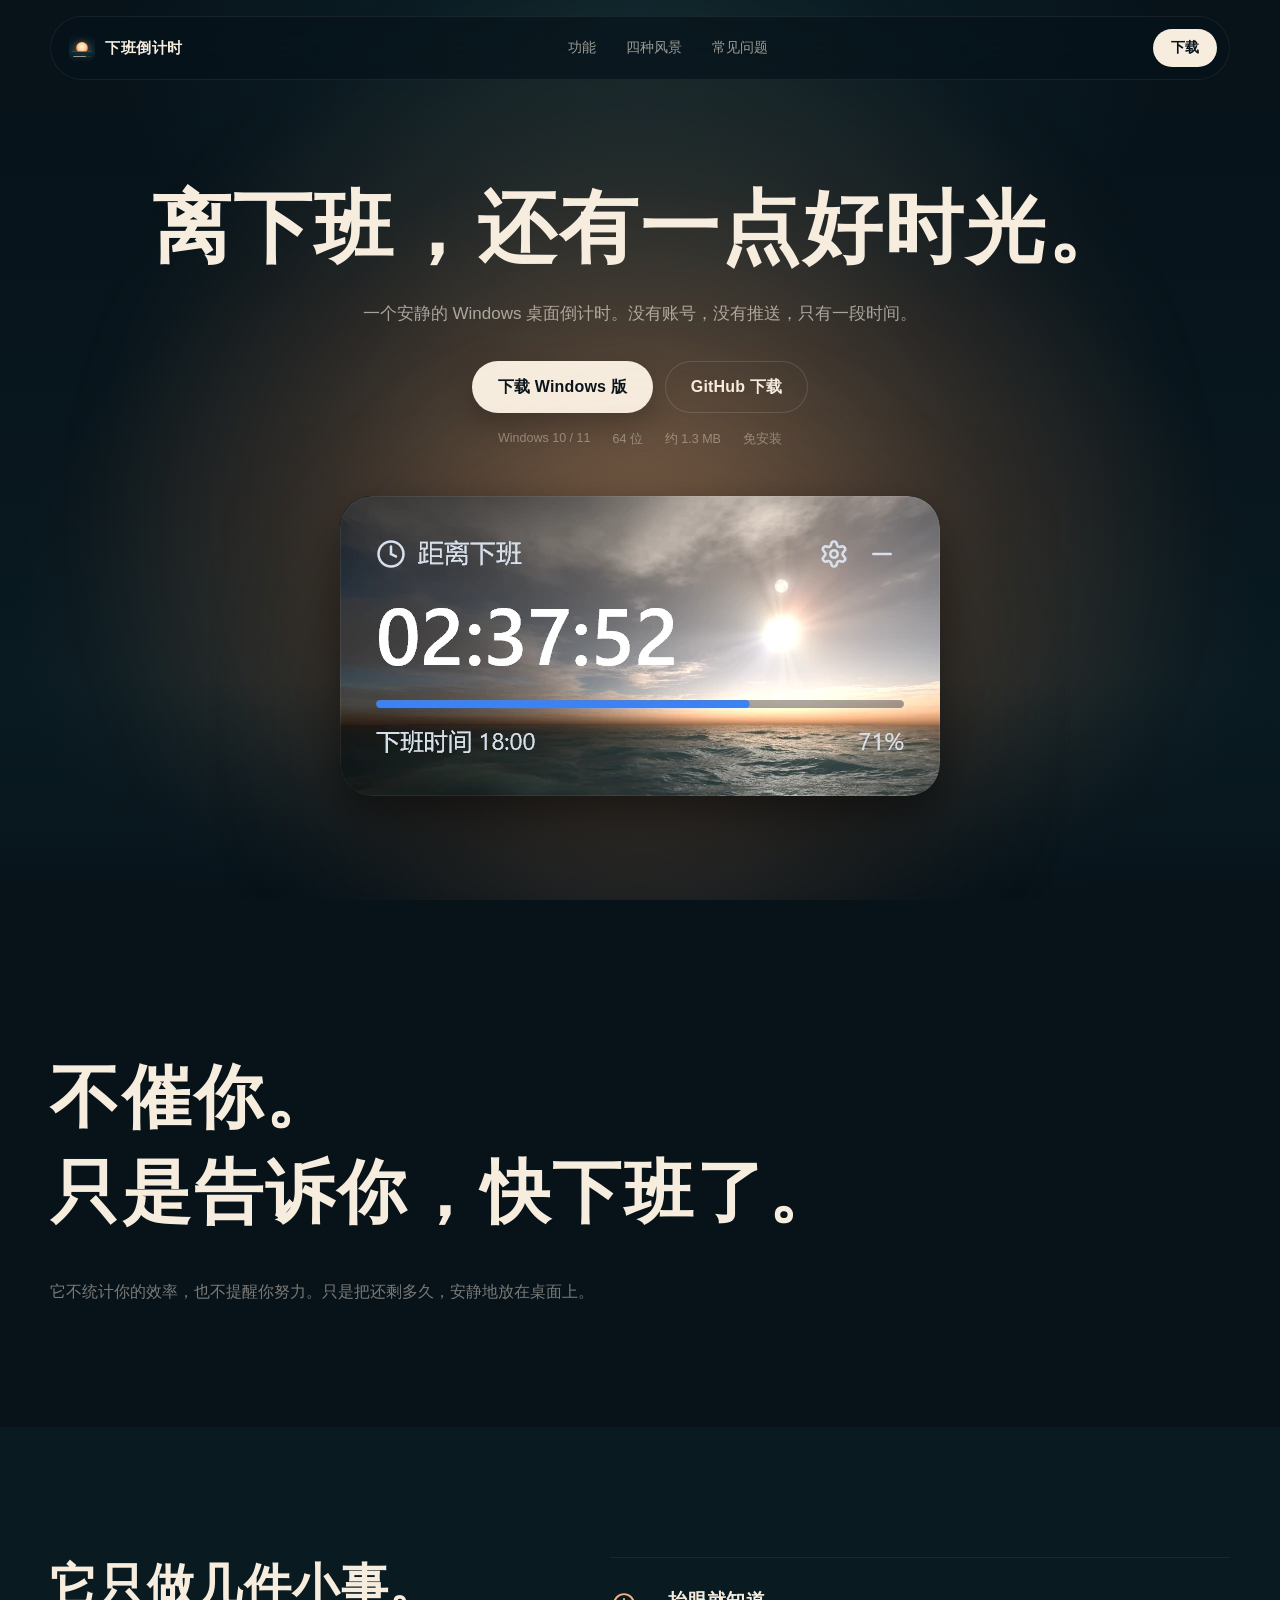
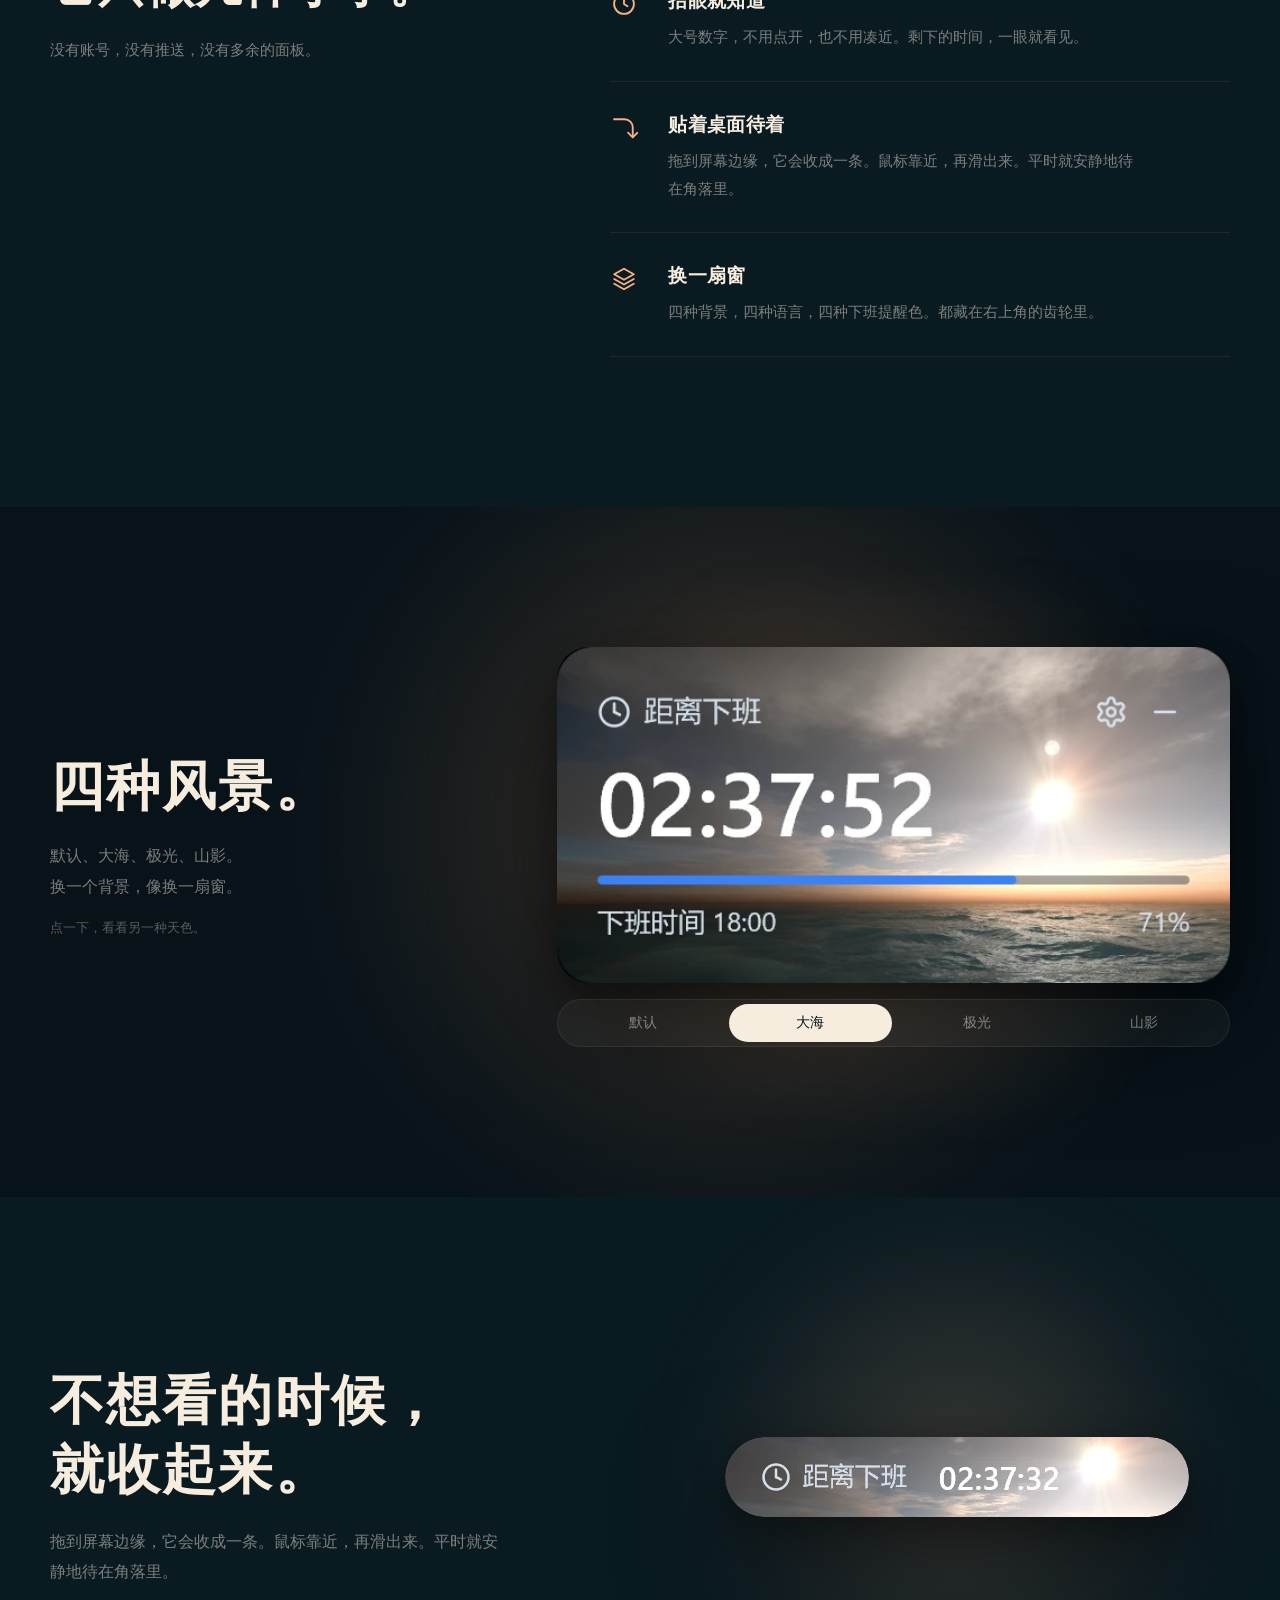
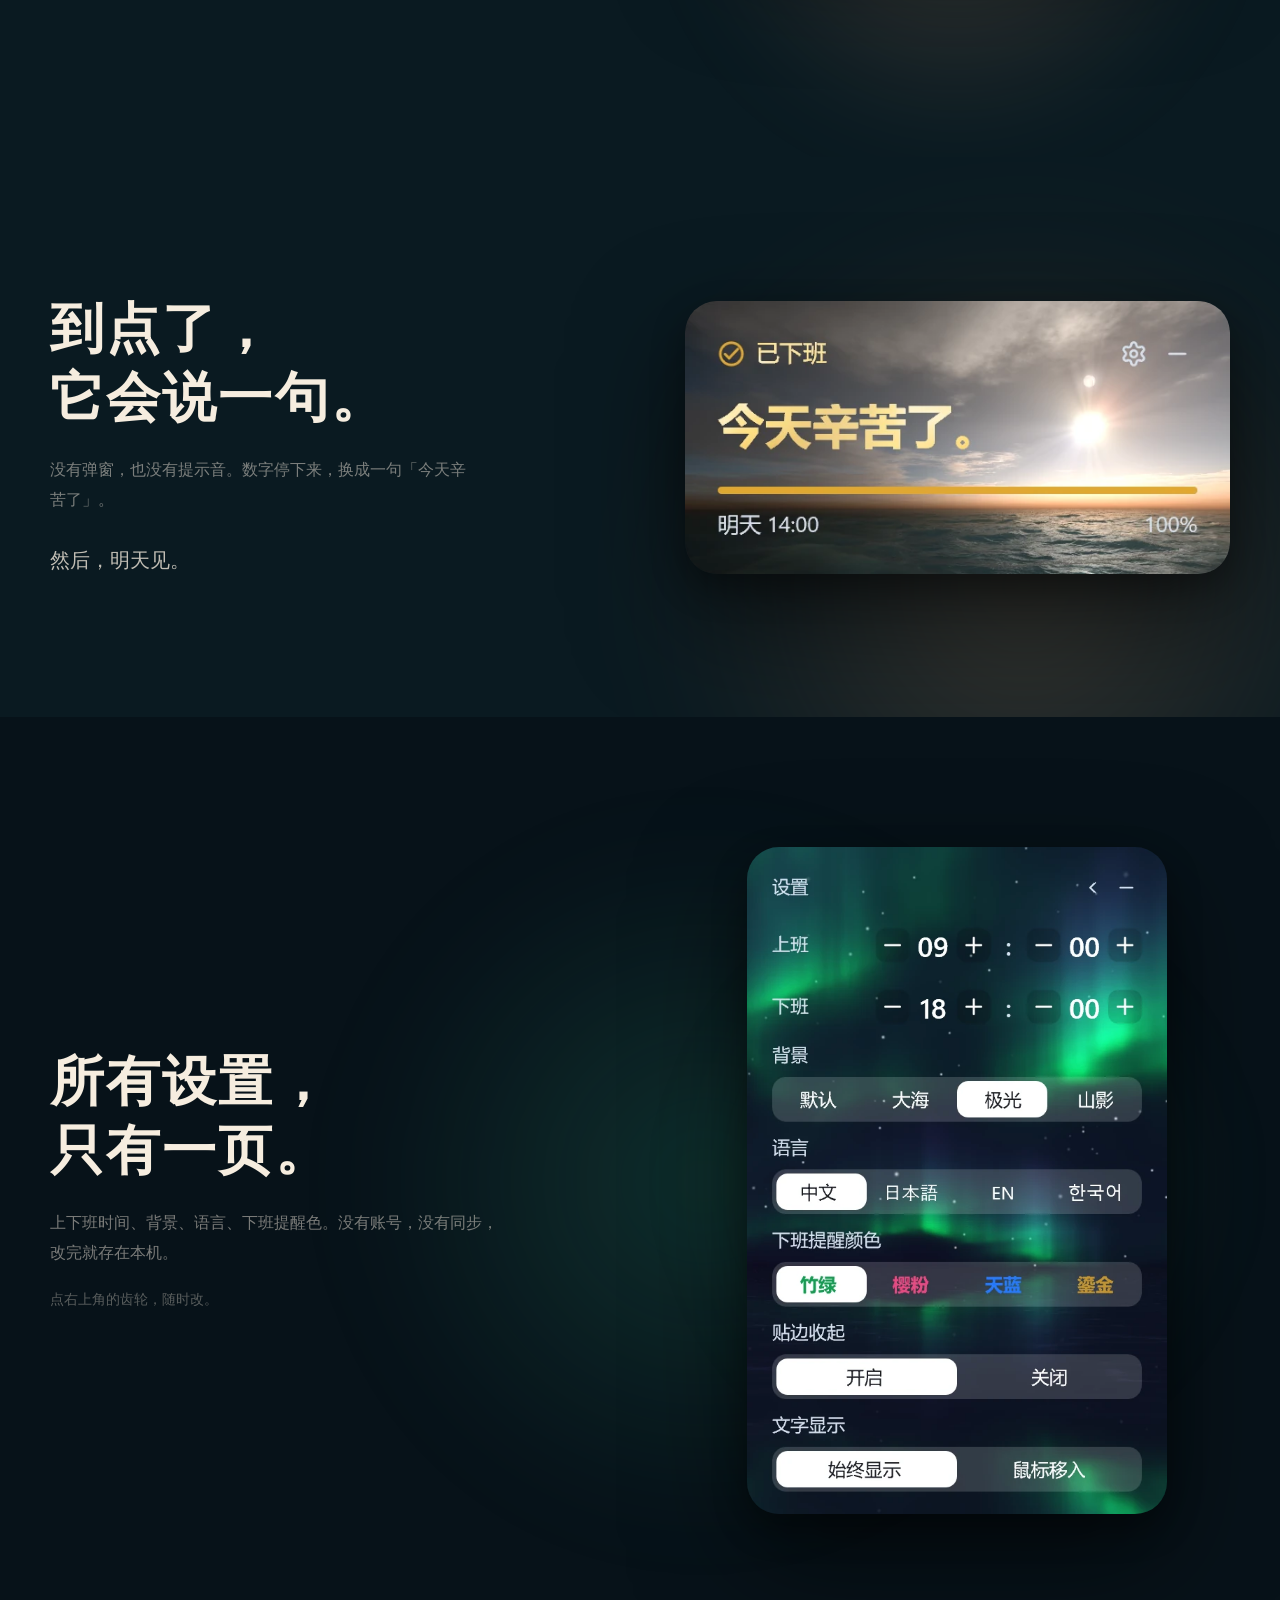
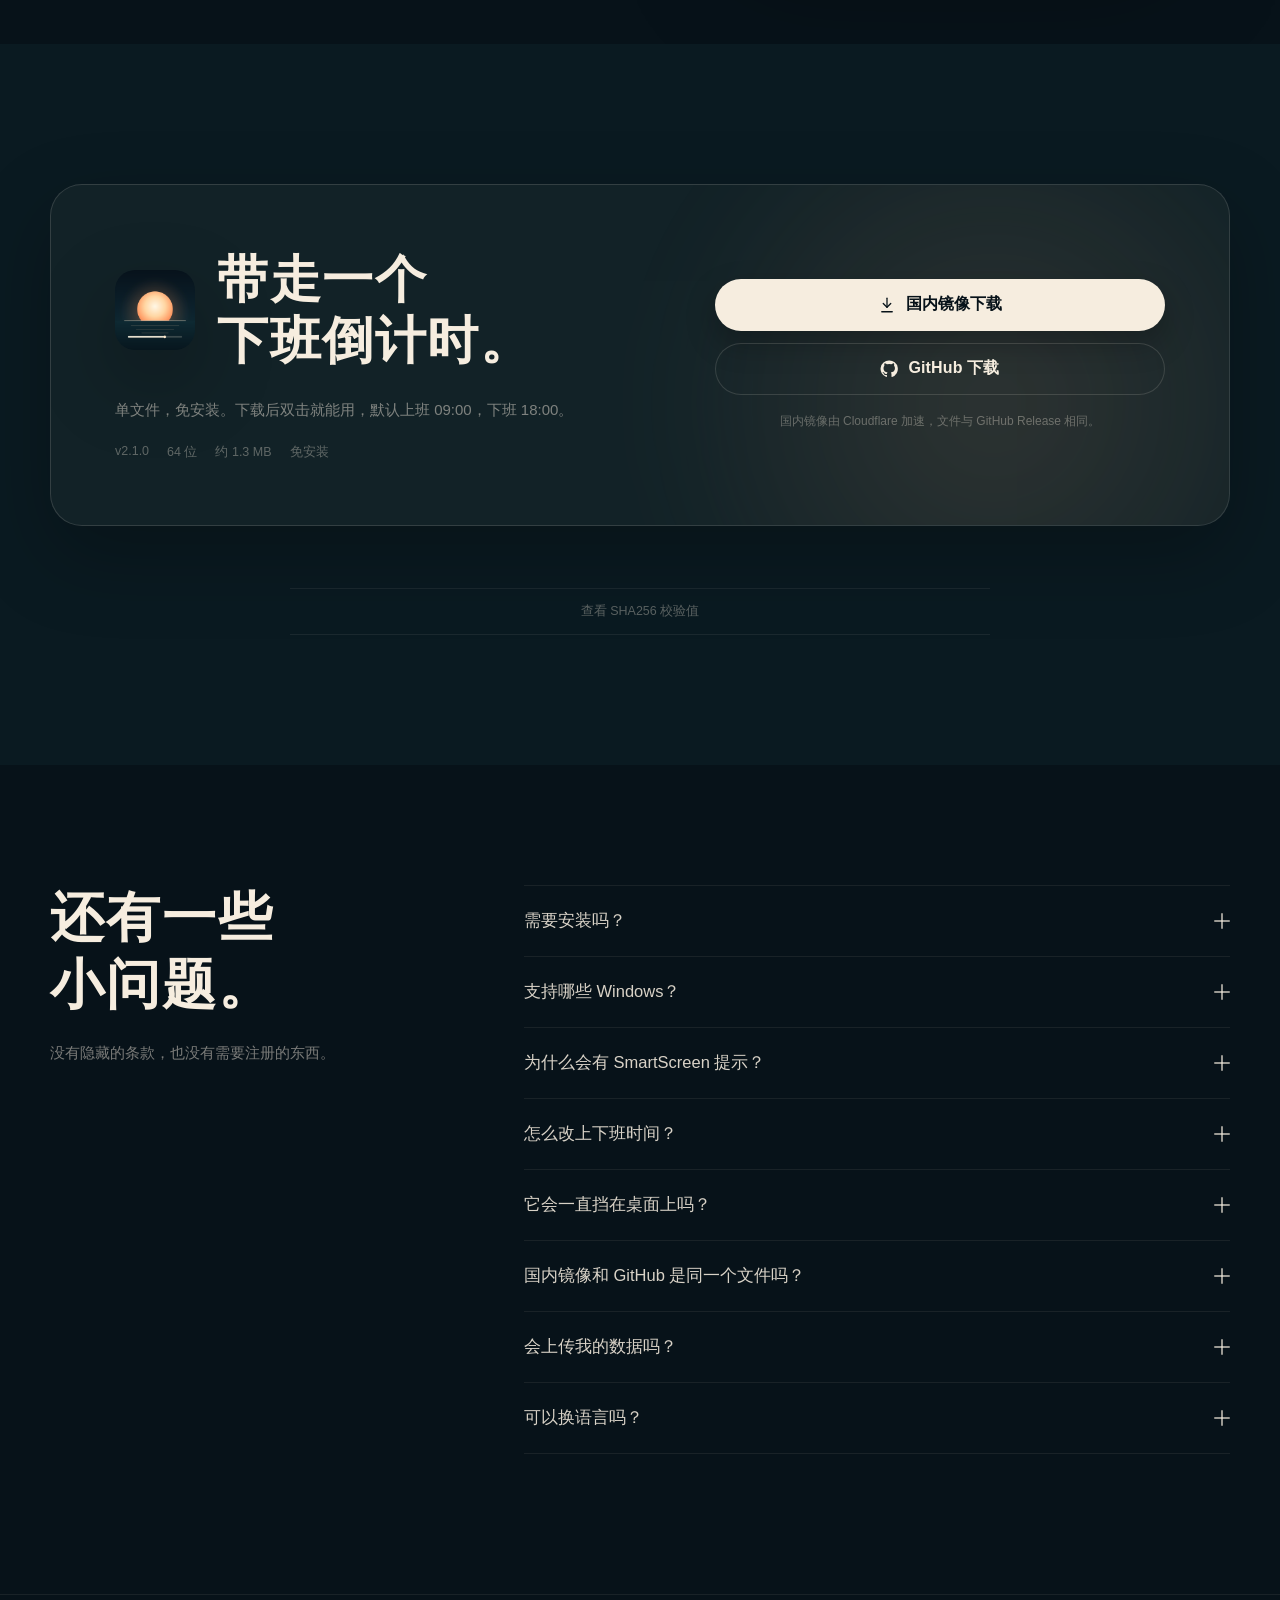
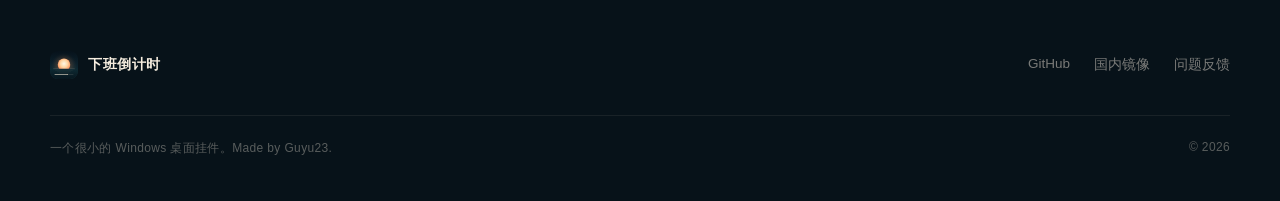
<file: docs/index.html>
<!doctype html>
<html lang="zh-CN">
<head>
  <meta charset="utf-8">
  <meta name="viewport" content="width=device-width, initial-scale=1">
  <title>下班倒计时｜离下班，还有一点好时光</title>
  <meta name="description" content="一个安静的 Windows 桌面倒计时。单文件，免安装，四种背景与四种语言。">
  <meta name="theme-color" content="#071219">
  <meta name="color-scheme" content="dark">
  <link rel="canonical" href="https://offwork.guyu23.xyz/">
  <meta property="og:type" content="website">
  <meta property="og:title" content="下班倒计时">
  <meta property="og:description" content="离下班，还有一点好时光。一个安静的 Windows 桌面倒计时。">
  <meta property="og:url" content="https://offwork.guyu23.xyz/">
  <meta property="og:image" content="https://offwork.guyu23.xyz/og.png">
  <meta name="twitter:card" content="summary_large_image">
  <meta name="twitter:title" content="下班倒计时">
  <meta name="twitter:description" content="离下班，还有一点好时光。">
  <meta name="twitter:image" content="https://offwork.guyu23.xyz/og.png">
  <link rel="icon" href="assets/favicon.ico" sizes="any">
  <link rel="icon" type="image/svg+xml" href="assets/icon.svg">
  <link rel="apple-touch-icon" href="assets/icon-256.png">
  <link rel="preload" as="image" href="screenshots/cards/sea.webp">
  <script>document.documentElement.classList.add("js");</script>
  <link rel="stylesheet" href="styles.css">
</head>
<body id="top">
  <a class="skip-link" href="#main">跳到主要内容</a>

  <header class="nav" id="nav">
    <div class="nav-inner">
      <a class="brand" href="#top" aria-label="下班倒计时，回到顶部">
        <img src="assets/icon.svg" width="26" height="26" alt="">
        <span>下班倒计时</span>
      </a>
      <nav class="nav-links" aria-label="主导航">
        <a href="#features">功能</a>
        <a href="#themes">四种风景</a>
        <a href="#faq">常见问题</a>
      </nav>
      <a class="nav-cta" href="#download">下载</a>
    </div>
  </header>

  <main id="main">
    <section class="hero" aria-labelledby="hero-title">
      <div class="hero-inner">
        <h1 id="hero-title">离下班，<br class="hero-break">还有一点好时光。</h1>
        <p class="hero-sub">一个安静的 Windows 桌面倒计时。没有账号，没有推送，只有一段时间。</p>
        <div class="hero-actions">
          <a class="btn btn-primary" href="#download">下载 Windows 版</a>
          <a class="btn btn-ghost" href="https://github.com/Guyu23/offwork-countdown/releases/latest" target="_blank" rel="noopener noreferrer">GitHub 下载</a>
        </div>
        <div class="hero-meta">
          <span>Windows 10 / 11</span>
          <span>64 位</span>
          <span>约 1.3 MB</span>
          <span>免安装</span>
        </div>
        <div class="hero-visual">
          <div class="hero-glow" aria-hidden="true"></div>
          <div class="hero-card">
            <img src="screenshots/cards/sea.webp" width="600" height="300" alt="下班倒计时卡片，大海背景，距离下班还有两小时三十七分">
          </div>
        </div>
      </div>
    </section>

    <section class="statement" id="statement" aria-labelledby="statement-title">
      <div class="wrap">
        <h2 class="statement-title" id="statement-title" aria-label="不催你。只是告诉你，快下班了。">
          <span class="statement-line" aria-hidden="true"><span class="ch">不</span><span class="ch">催</span><span class="ch">你</span><span class="ch">。</span></span>
          <span class="statement-line" aria-hidden="true"><span class="ch">只</span><span class="ch">是</span><span class="ch">告</span><span class="ch">诉</span><span class="ch">你</span><span class="ch">，</span><span class="ch">快</span><span class="ch">下</span><span class="ch">班</span><span class="ch">了</span><span class="ch">。</span></span>
        </h2>
        <p class="statement-note reveal">它不统计你的效率，也不提醒你努力。只是把还剩多久，安静地放在桌面上。</p>
      </div>
    </section>

    <section class="features" id="features" aria-labelledby="features-title">
      <div class="wrap features-grid">
        <div class="features-head reveal">
          <h2 id="features-title">它只做几件小事。</h2>
          <p>没有账号，没有推送，没有多余的面板。</p>
        </div>
        <div class="feature-list">
          <article class="feature reveal">
            <svg viewBox="0 0 24 24" fill="none" stroke="currentColor" stroke-width="1.6" stroke-linecap="round" stroke-linejoin="round" aria-hidden="true">
              <circle cx="12" cy="12" r="8.5"></circle>
              <path d="M12 7.6V12l3 2"></path>
            </svg>
            <div>
              <h3>抬眼就知道</h3>
              <p>大号数字，不用点开，也不用凑近。剩下的时间，一眼就看见。</p>
            </div>
          </article>
          <article class="feature reveal">
            <svg viewBox="0 0 24 24" fill="none" stroke="currentColor" stroke-width="1.6" stroke-linecap="round" stroke-linejoin="round" aria-hidden="true">
              <path d="M3.5 4.5h9a7 7 0 0 1 7 7v8.5"></path>
              <path d="M15.5 16l4 4 4-4"></path>
            </svg>
            <div>
              <h3>贴着桌面待着</h3>
              <p>拖到屏幕边缘，它会收成一条。鼠标靠近，再滑出来。平时就安静地待在角落里。</p>
            </div>
          </article>
          <article class="feature reveal">
            <svg viewBox="0 0 24 24" fill="none" stroke="currentColor" stroke-width="1.6" stroke-linecap="round" stroke-linejoin="round" aria-hidden="true">
              <path d="M12 3.2l8.4 4.7L12 12.6 3.6 7.9 12 3.2Z"></path>
              <path d="M3.6 12l8.4 4.7 8.4-4.7"></path>
              <path d="M3.6 16.1l8.4 4.7 8.4-4.7"></path>
            </svg>
            <div>
              <h3>换一扇窗</h3>
              <p>四种背景，四种语言，四种下班提醒色。都藏在右上角的齿轮里。</p>
            </div>
          </article>
        </div>
      </div>
    </section>

    <section class="themes" id="themes" aria-labelledby="themes-title">
      <div class="wrap themes-layout">
        <div class="themes-copy reveal">
          <h2 id="themes-title">四种风景。</h2>
          <p>默认、大海、极光、山影。<br>换一个背景，像换一扇窗。</p>
          <p class="themes-hint">点一下，看看另一种天色。</p>
        </div>
        <div class="theme-stage reveal">
          <div class="theme-glow" aria-hidden="true"></div>
          <div class="theme-frame" id="theme-frame" role="tabpanel" aria-labelledby="tab-sea">
            <img id="theme-image" src="screenshots/cards/sea.webp" width="600" height="300" alt="大海主题，日落与海，距离下班还有两小时三十七分">
          </div>
          <div class="theme-tabs" role="tablist" aria-label="背景主题">
            <button class="theme-tab" id="tab-paper" role="tab" aria-selected="false" aria-controls="theme-frame" tabindex="-1" data-theme="paper">默认</button>
            <button class="theme-tab" id="tab-sea" role="tab" aria-selected="true" aria-controls="theme-frame" tabindex="0" data-theme="sea">大海</button>
            <button class="theme-tab" id="tab-aurora" role="tab" aria-selected="false" aria-controls="theme-frame" tabindex="-1" data-theme="aurora">极光</button>
            <button class="theme-tab" id="tab-ridge" role="tab" aria-selected="false" aria-controls="theme-frame" tabindex="-1" data-theme="ridge">山影</button>
          </div>
        </div>
      </div>
    </section>

    <section class="split split-compact" id="desktop" aria-labelledby="desktop-title">
      <div class="wrap split-grid">
        <div class="split-copy reveal">
          <h2 id="desktop-title">不想看的时候，<br>就收起来。</h2>
          <p>拖到屏幕边缘，它会收成一条。鼠标靠近，再滑出来。平时就安静地待在角落里。</p>
        </div>
        <div class="split-visual reveal">
          <div class="pill-glow" aria-hidden="true"></div>
          <img class="pill-img" src="screenshots/cards/compact.webp" width="464" height="80" alt="收起后的胶囊状态，显示距离下班还有两小时三十七分">
        </div>
      </div>
    </section>

    <section class="split split-after" id="after" aria-labelledby="after-title">
      <div class="wrap split-grid">
        <div class="split-copy reveal">
          <h2 id="after-title">到点了，<br>它会说一句。</h2>
          <p>没有弹窗，也没有提示音。数字停下来，换成一句「今天辛苦了」。</p>
          <p class="after-note">然后，明天见。</p>
        </div>
        <div class="split-visual reveal">
          <img class="after-img" src="screenshots/cards/done-gold.webp" width="600" height="300" alt="下班后的卡片，写着今天辛苦了，明天 14:00">
        </div>
      </div>
    </section>

    <section class="split split-settings" id="settings" aria-labelledby="settings-title">
      <div class="wrap split-grid">
        <div class="split-copy reveal">
          <h2 id="settings-title">所有设置，<br>只有一页。</h2>
          <p>上下班时间、背景、语言、下班提醒色。没有账号，没有同步，改完就存在本机。</p>
          <p class="settings-note">点右上角的齿轮，随时改。</p>
        </div>
        <div class="split-visual settings-visual reveal">
          <div class="settings-glow" aria-hidden="true"></div>
          <img class="settings-img" src="screenshots/cards/settings-aurora.webp" width="600" height="952" alt="设置页面，可以调整上下班时间、背景、语言和下班提醒颜色">
        </div>
      </div>
    </section>

    <section class="download" id="download" aria-labelledby="download-title">
      <div class="wrap">
        <div class="download-panel reveal">
          <div class="download-copy">
            <div class="download-head">
              <img class="download-icon" src="assets/icon-256.png" width="80" height="80" alt="下班倒计时图标">
              <h2 id="download-title">带走一个<br>下班倒计时。</h2>
            </div>
            <p>单文件，免安装。下载后双击就能用，默认上班 09:00，下班 18:00。</p>
            <div class="download-meta">
              <span>v2.1.0</span>
              <span>64 位</span>
              <span>约 1.3 MB</span>
              <span>免安装</span>
            </div>
          </div>
          <div class="download-actions">
            <a class="btn btn-primary" href="https://offwork.guyu23.xyz/download/OffWorkCountdown.exe">
              <svg viewBox="0 0 24 24" fill="none" stroke="currentColor" stroke-width="1.7" stroke-linecap="round" stroke-linejoin="round" aria-hidden="true">
                <path d="M12 3v12"></path><path d="M7 10l5 5 5-5"></path><path d="M5 21h14"></path>
              </svg>
              国内镜像下载
            </a>
            <a class="btn btn-ghost" href="https://github.com/Guyu23/offwork-countdown/releases/latest" target="_blank" rel="noopener noreferrer">
              <svg viewBox="0 0 24 24" fill="currentColor" aria-hidden="true">
                <path d="M12 .7a11.3 11.3 0 0 0-3.6 22c.6.1.8-.2.8-.6v-2.1c-3.3.7-4-1.4-4-1.4-.5-1.4-1.3-1.8-1.3-1.8-1.1-.7.1-.7.1-.7 1.2.1 1.8 1.2 1.8 1.2 1.1 1.8 2.8 1.3 3.5 1 .1-.8.4-1.3.8-1.6-2.6-.3-5.4-1.3-5.4-5.9 0-1.3.5-2.4 1.2-3.2-.1-.3-.5-1.5.1-3.1 0 0 1-.3 3.3 1.2a11.4 11.4 0 0 1 6 0c2.3-1.5 3.3-1.2 3.3-1.2.6 1.6.2 2.8.1 3.1.8.8 1.2 1.9 1.2 3.2 0 4.6-2.8 5.6-5.4 5.9.4.4.8 1.1.8 2.2v3.2c0 .4.2.7.8.6A11.3 11.3 0 0 0 12 .7Z"></path>
              </svg>
              GitHub 下载
            </a>
            <p class="download-note">国内镜像由 Cloudflare 加速，文件与 GitHub Release 相同。</p>
          </div>
        </div>
        <p class="download-hint reveal">
          <svg viewBox="0 0 24 24" fill="none" stroke="currentColor" stroke-width="1.6" stroke-linecap="round" stroke-linejoin="round" aria-hidden="true">
            <circle cx="12" cy="12" r="9"></circle><path d="M12 11v5"></path><path d="M12 8h.01"></path>
          </svg>
          首次运行如果遇到 Windows SmartScreen 提示，点「更多信息」再点「仍要运行」。
        </p>
        <details class="checksum reveal">
          <summary>查看 SHA256 校验值</summary>
          <code>d3082d404981630f5bad8ddee8377d510de917f8c85bb896990f126a74f548f9</code>
        </details>
      </div>
    </section>

    <section class="faq" id="faq" aria-labelledby="faq-title">
      <div class="wrap faq-grid">
        <div class="faq-head reveal">
          <h2 id="faq-title">还有一些小问题。</h2>
          <p>没有隐藏的条款，也没有需要注册的东西。</p>
        </div>
        <div class="faq-list reveal">
          <details>
            <summary>需要安装吗？<span class="plus" aria-hidden="true"></span></summary>
            <p>不需要。下载一个 exe，双击打开。设置只存在本机，删掉文件就干净了。</p>
          </details>
          <details>
            <summary>支持哪些 Windows？<span class="plus" aria-hidden="true"></span></summary>
            <p>Windows 10 和 Windows 11，64 位。更老的系统没有测试过。</p>
          </details>
          <details>
            <summary>为什么会有 SmartScreen 提示？<span class="plus" aria-hidden="true"></span></summary>
            <p>程序没有代码签名。点「更多信息」再点「仍要运行」即可。完整源码在 GitHub，也可以自己构建。</p>
          </details>
          <details>
            <summary>怎么改上下班时间？<span class="plus" aria-hidden="true"></span></summary>
            <p>点卡片右上角的齿轮，用加减号调整。设置保存在 <code>%APPDATA%\OffWorkCountdown\schedule.txt</code>。</p>
          </details>
          <details>
            <summary>它会一直挡在桌面上吗？<span class="plus" aria-hidden="true"></span></summary>
            <p>它在最上层，但可以拖到屏幕边缘收起来，鼠标靠近再出现。也可以在设置里关掉贴边收起。</p>
          </details>
          <details>
            <summary>国内镜像和 GitHub 是同一个文件吗？<span class="plus" aria-hidden="true"></span></summary>
            <p>是。镜像通过 Cloudflare 转发同一个 GitHub Release 文件。如果不放心，可以从 GitHub 下载。</p>
          </details>
          <details>
            <summary>会上传我的数据吗？<span class="plus" aria-hidden="true"></span></summary>
            <p>不会。程序没有联网功能，设置只存在本机。</p>
          </details>
          <details>
            <summary>可以换语言吗？<span class="plus" aria-hidden="true"></span></summary>
            <p>可以。中文、日本語、EN、한국어，在设置里切换。</p>
          </details>
        </div>
      </div>
    </section>
  </main>

  <footer>
    <div class="wrap">
      <div class="footer-top">
        <a class="footer-brand" href="#top" aria-label="下班倒计时，回到顶部">
          <img src="assets/icon.svg" width="28" height="28" alt="">
          <span>下班倒计时</span>
        </a>
        <nav class="footer-links" aria-label="页脚链接">
          <a href="https://github.com/Guyu23/offwork-countdown" target="_blank" rel="noopener noreferrer">GitHub</a>
          <a href="https://offwork.guyu23.xyz/download/OffWorkCountdown.exe">国内镜像</a>
          <a href="https://github.com/Guyu23/offwork-countdown/issues" target="_blank" rel="noopener noreferrer">问题反馈</a>
        </nav>
      </div>
      <div class="footer-bottom">
        <p>一个很小的 Windows 桌面挂件。Made by Guyu23.</p>
        <p>© 2026</p>
      </div>
    </div>
  </footer>

  <script src="app.js" defer></script>
</body>
</html>
</file>
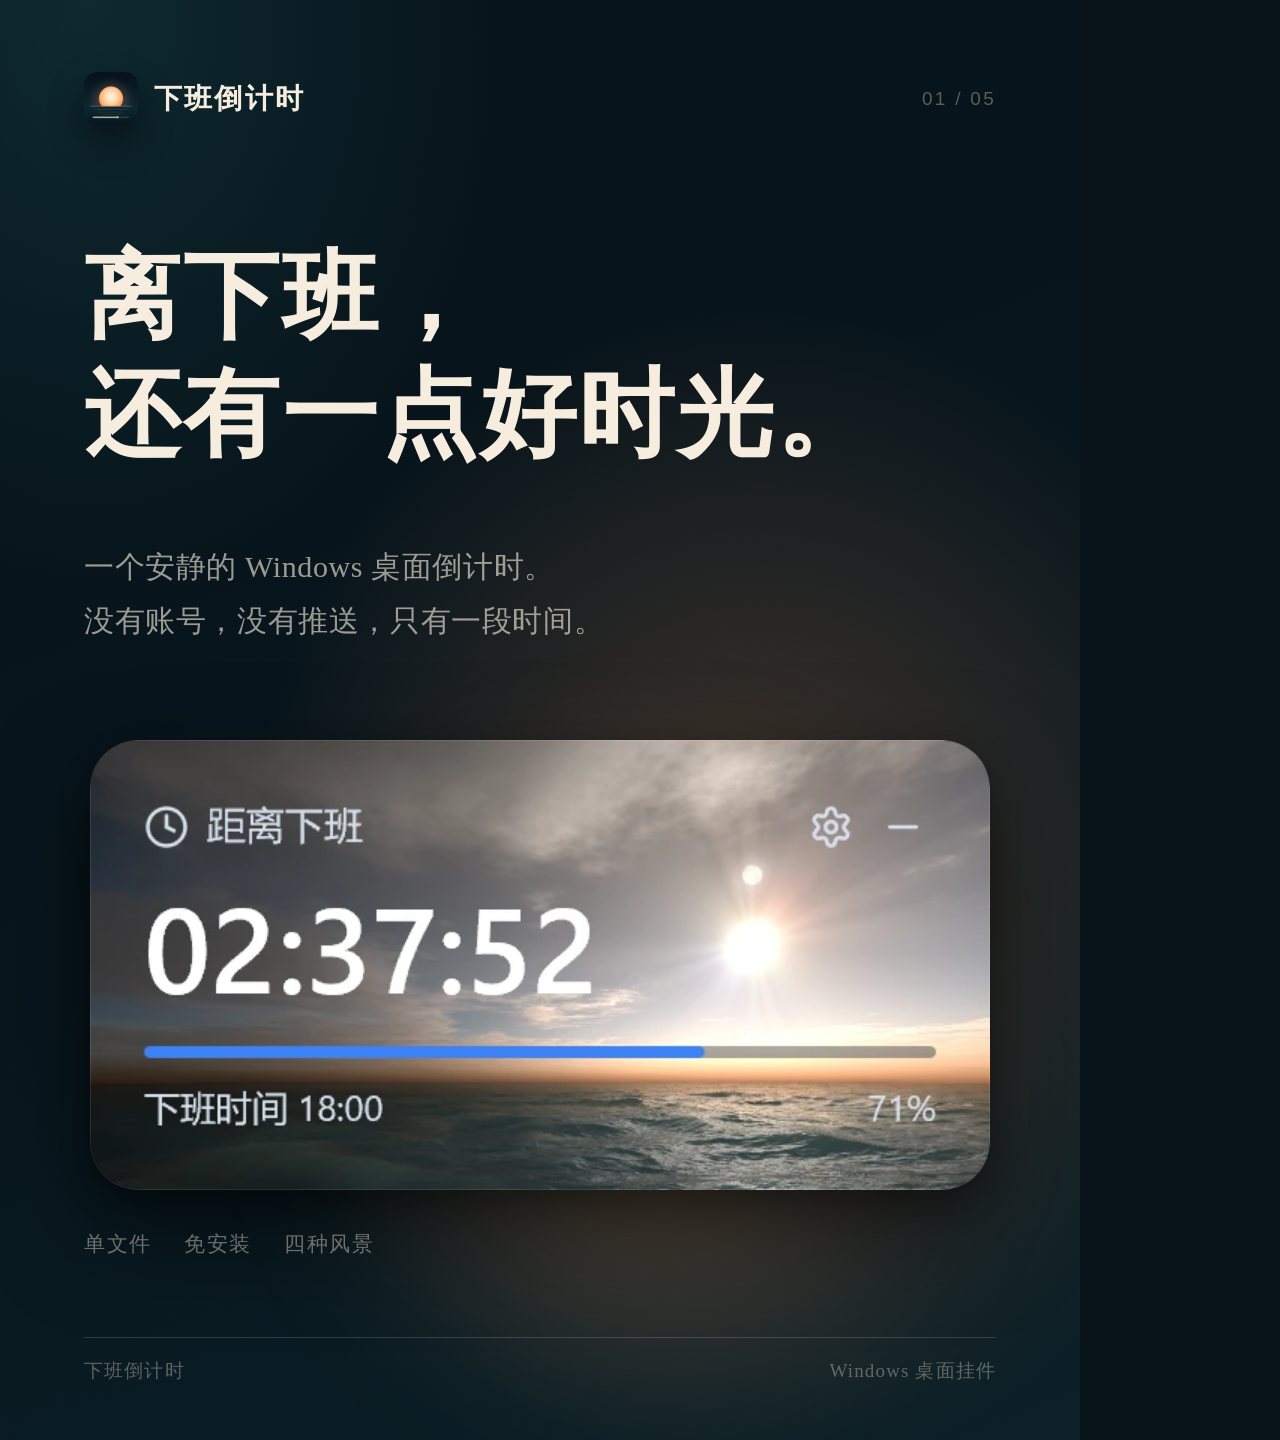
<file: marketing/xiaohongshu/render/01.html>
<!doctype html>
<html lang="zh-CN"><head><meta charset="utf-8"><link rel="stylesheet" href="xhs.css"></head>
<body>
<div class="xhs">
  <div class="glow cover-glow"></div>
  <div class="grain"></div>
  <div class="brand"><img src="../../../assets/offwork-icon.png" alt=""><span>下班倒计时</span></div>
  <div class="page-no">01 / 05</div>
  <h1 class="headline">离下班，<br>还有一点好时光。</h1>
  <p class="sub">一个安静的 Windows 桌面倒计时。<br>没有账号，没有推送，只有一段时间。</p>
  <div class="card cover-card"><img src="../../../docs/screenshots/cards/sea.webp" alt=""></div>
  <div class="meta-row"><span>单文件</span><span>免安装</span><span>四种风景</span></div>
  <div class="footer"><span>下班倒计时</span><span>Windows 桌面挂件</span></div>
</div>
</body></html>
</file>
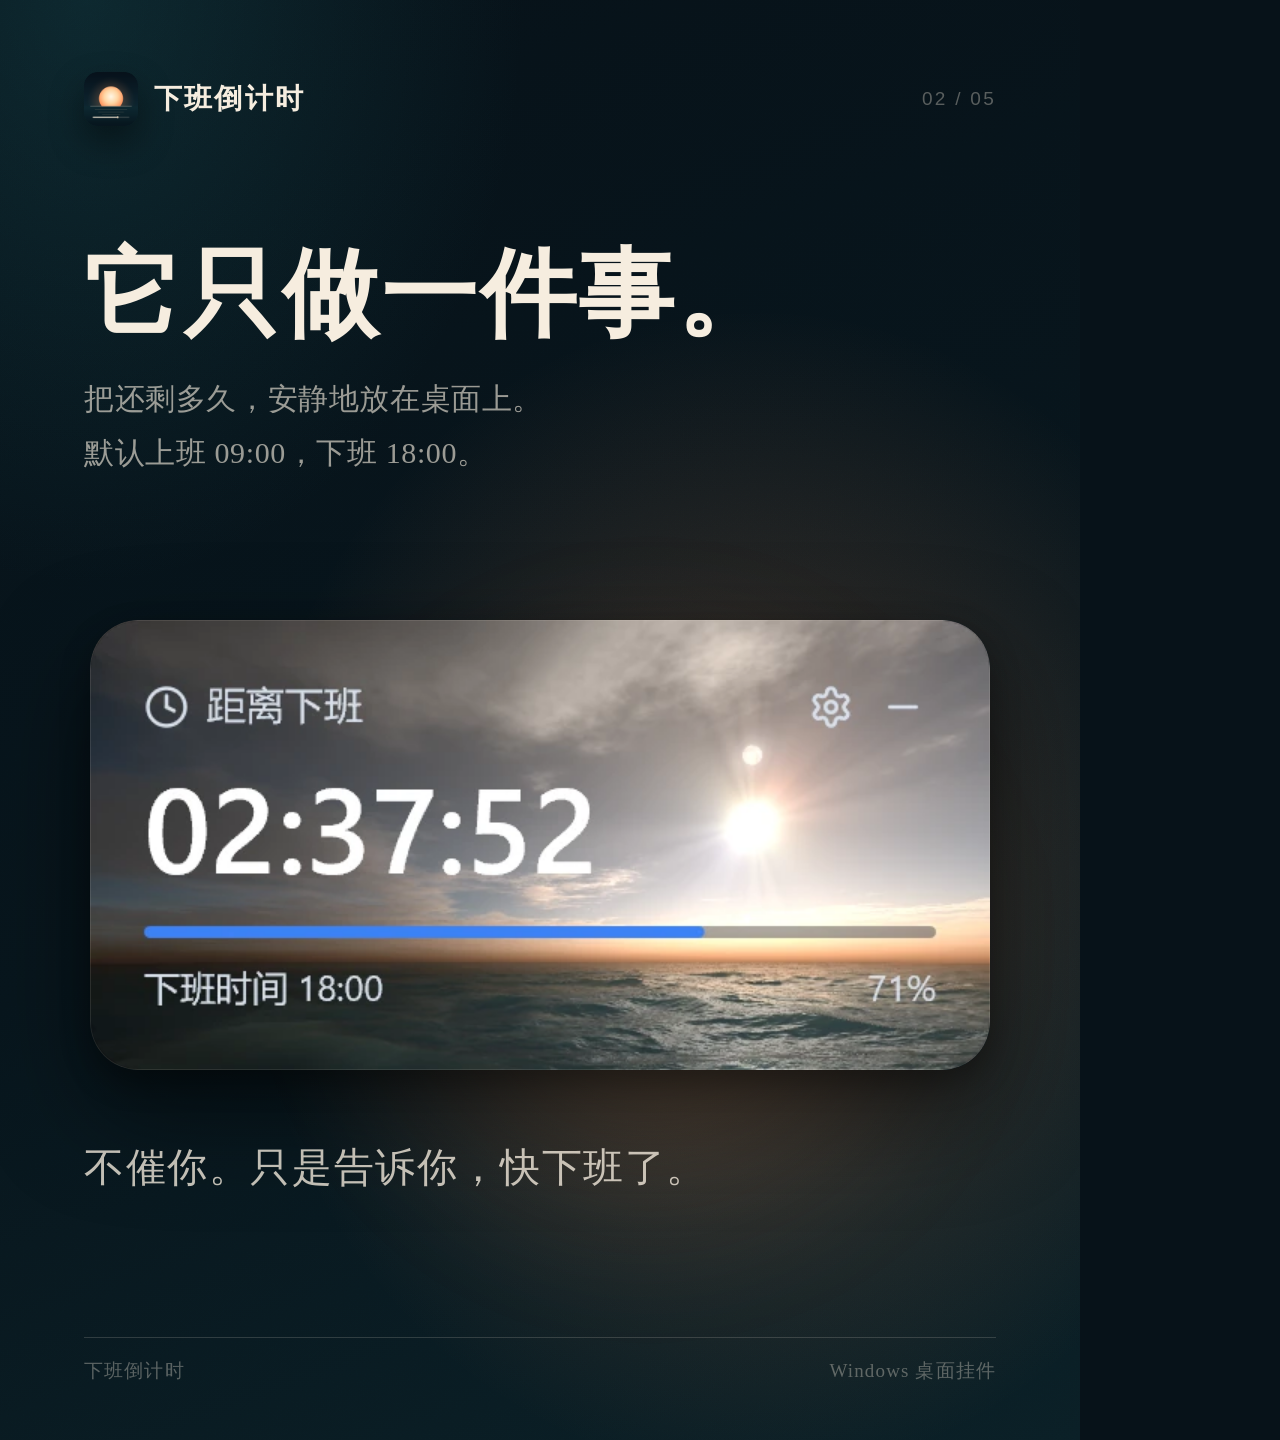
<file: marketing/xiaohongshu/render/02.html>
<!doctype html>
<html lang="zh-CN"><head><meta charset="utf-8"><link rel="stylesheet" href="xhs.css"></head>
<body>
<div class="xhs">
  <div class="glow one-glow"></div>
  <div class="grain"></div>
  <div class="brand"><img src="../../../assets/offwork-icon.png" alt=""><span>下班倒计时</span></div>
  <div class="page-no">02 / 05</div>
  <h1 class="headline one-head">它只做一件事。</h1>
  <p class="sub one-sub">把还剩多久，安静地放在桌面上。<br>默认上班 09:00，下班 18:00。</p>
  <div class="card one-card"><img src="../../../docs/screenshots/cards/sea.webp" alt=""></div>
  <div class="one-quote">不催你。只是告诉你，快下班了。</div>
  <div class="footer"><span>下班倒计时</span><span>Windows 桌面挂件</span></div>
</div>
</body></html>
</file>
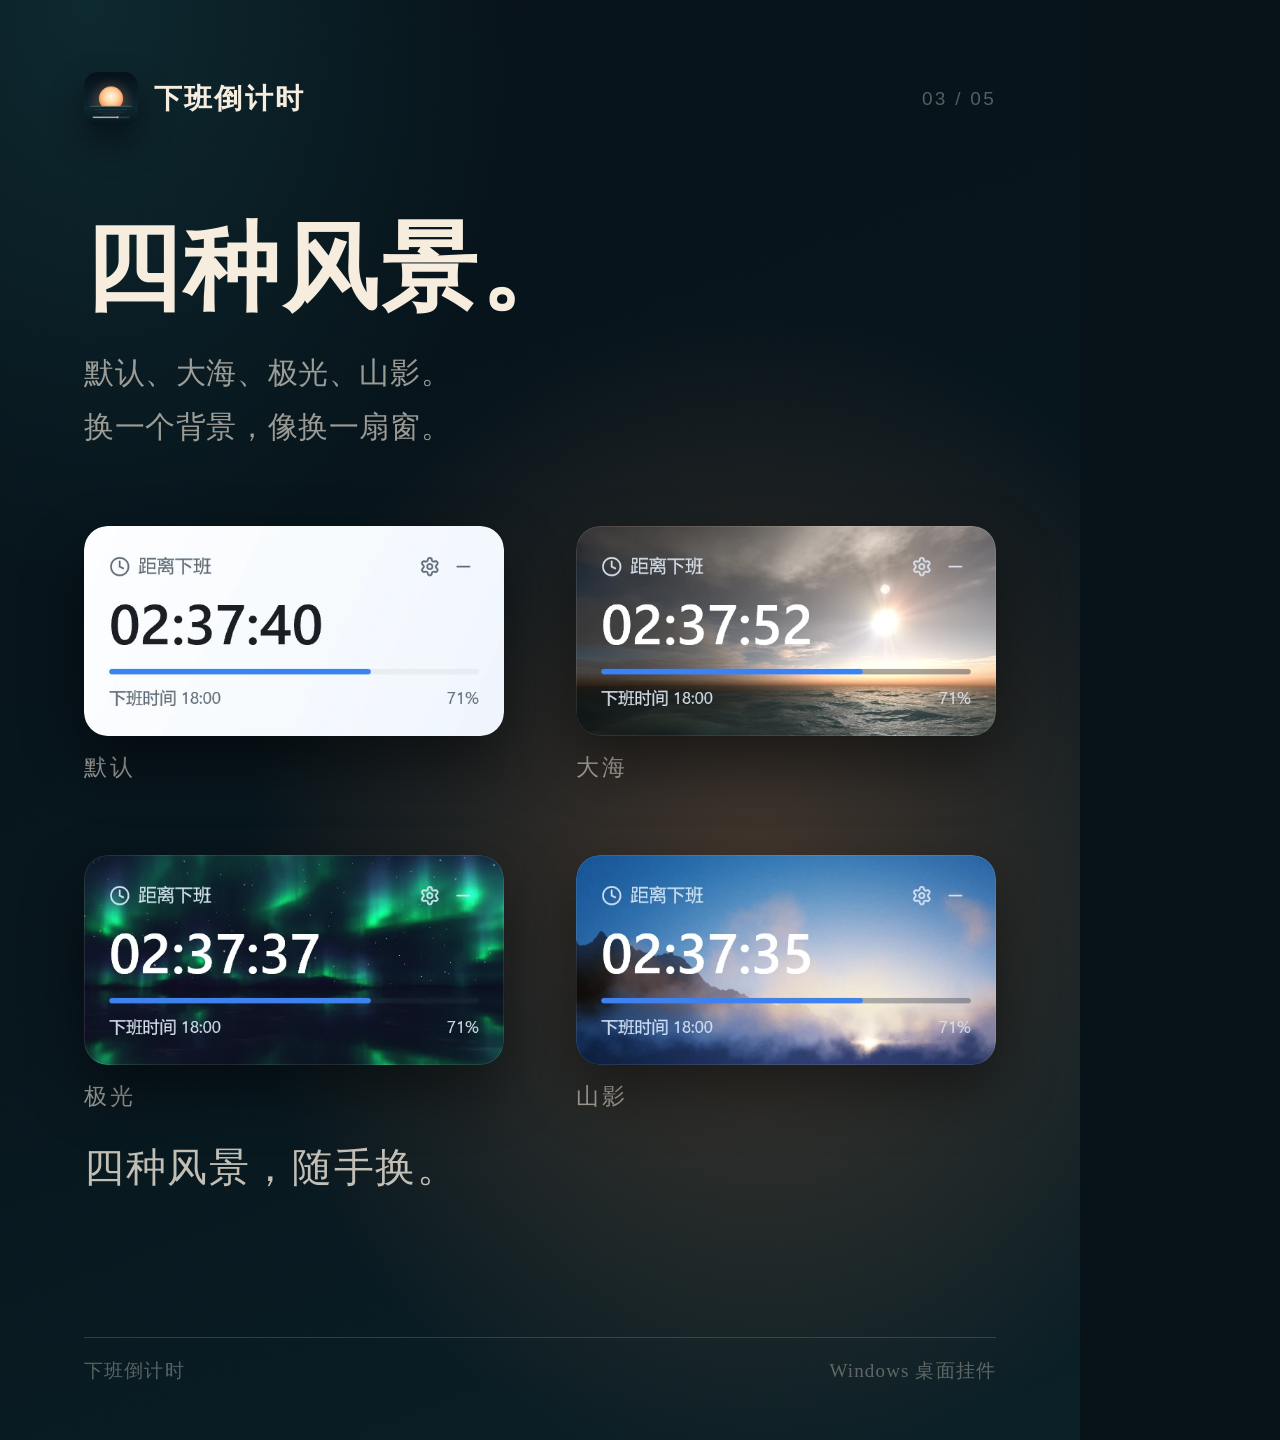
<file: marketing/xiaohongshu/render/03.html>
<!doctype html>
<html lang="zh-CN"><head><meta charset="utf-8"><link rel="stylesheet" href="xhs.css"></head>
<body>
<div class="xhs">
  <div class="grain"></div>
  <div class="brand"><img src="../../../assets/offwork-icon.png" alt=""><span>下班倒计时</span></div>
  <div class="page-no">03 / 05</div>
  <h1 class="headline themes-head">四种风景。</h1>
  <p class="sub themes-sub">默认、大海、极光、山影。<br>换一个背景，像换一扇窗。</p>
  <div class="themes-grid">
    <div class="theme-cell"><div class="card"><img src="../../../docs/screenshots/cards/paper.webp" alt=""></div><div class="label">默认</div></div>
    <div class="theme-cell"><div class="card"><img src="../../../docs/screenshots/cards/sea.webp" alt=""></div><div class="label">大海</div></div>
    <div class="theme-cell"><div class="card"><img src="../../../docs/screenshots/cards/aurora.webp" alt=""></div><div class="label">极光</div></div>
    <div class="theme-cell"><div class="card"><img src="../../../docs/screenshots/cards/ridge.webp" alt=""></div><div class="label">山影</div></div>
  </div>
  <div class="one-quote">四种风景，随手换。</div>
  <div class="footer"><span>下班倒计时</span><span>Windows 桌面挂件</span></div>
</div>
</body></html>
</file>
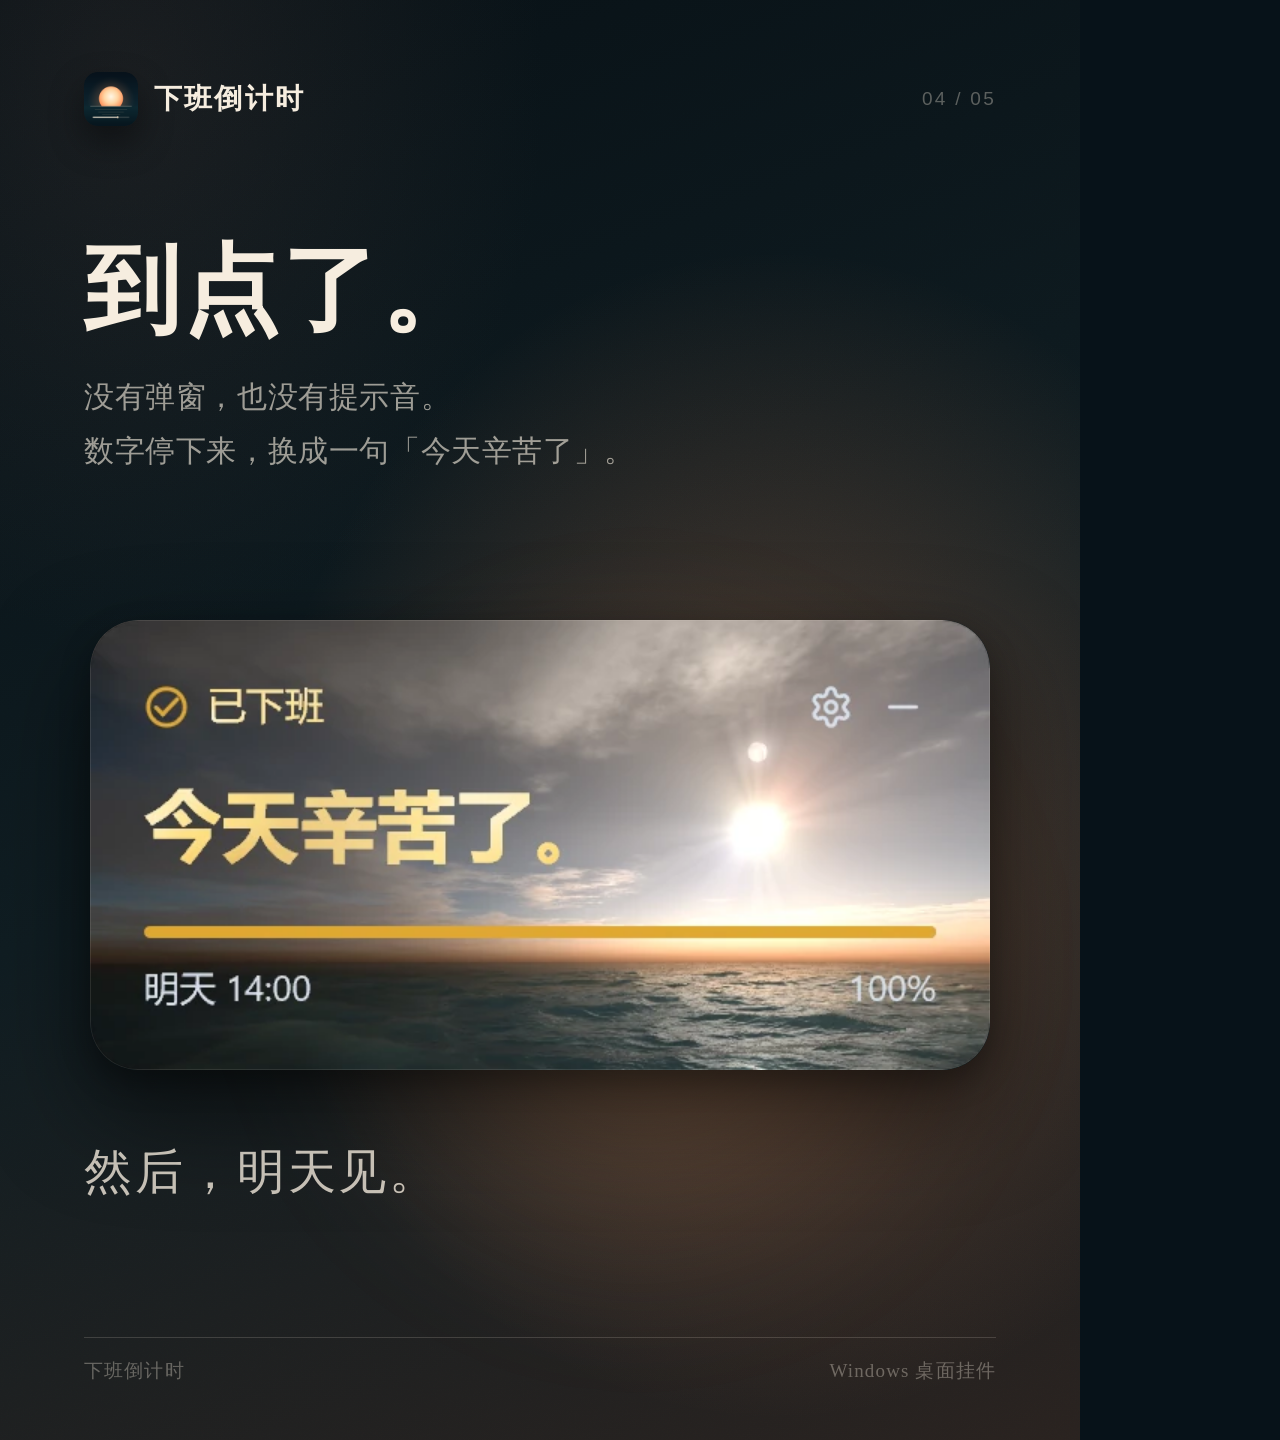
<file: marketing/xiaohongshu/render/04.html>
<!doctype html>
<html lang="zh-CN"><head><meta charset="utf-8"><link rel="stylesheet" href="xhs.css"></head>
<body>
<div class="xhs warm">
  <div class="glow done-glow"></div>
  <div class="grain"></div>
  <div class="brand"><img src="../../../assets/offwork-icon.png" alt=""><span>下班倒计时</span></div>
  <div class="page-no">04 / 05</div>
  <h1 class="headline done-head">到点了。</h1>
  <p class="sub done-sub">没有弹窗，也没有提示音。<br>数字停下来，换成一句「今天辛苦了」。</p>
  <div class="card done-card"><img src="../../../docs/screenshots/cards/done-gold.webp" alt=""></div>
  <div class="done-quote">然后，明天见。</div>
  <div class="footer"><span>下班倒计时</span><span>Windows 桌面挂件</span></div>
</div>
</body></html>
</file>
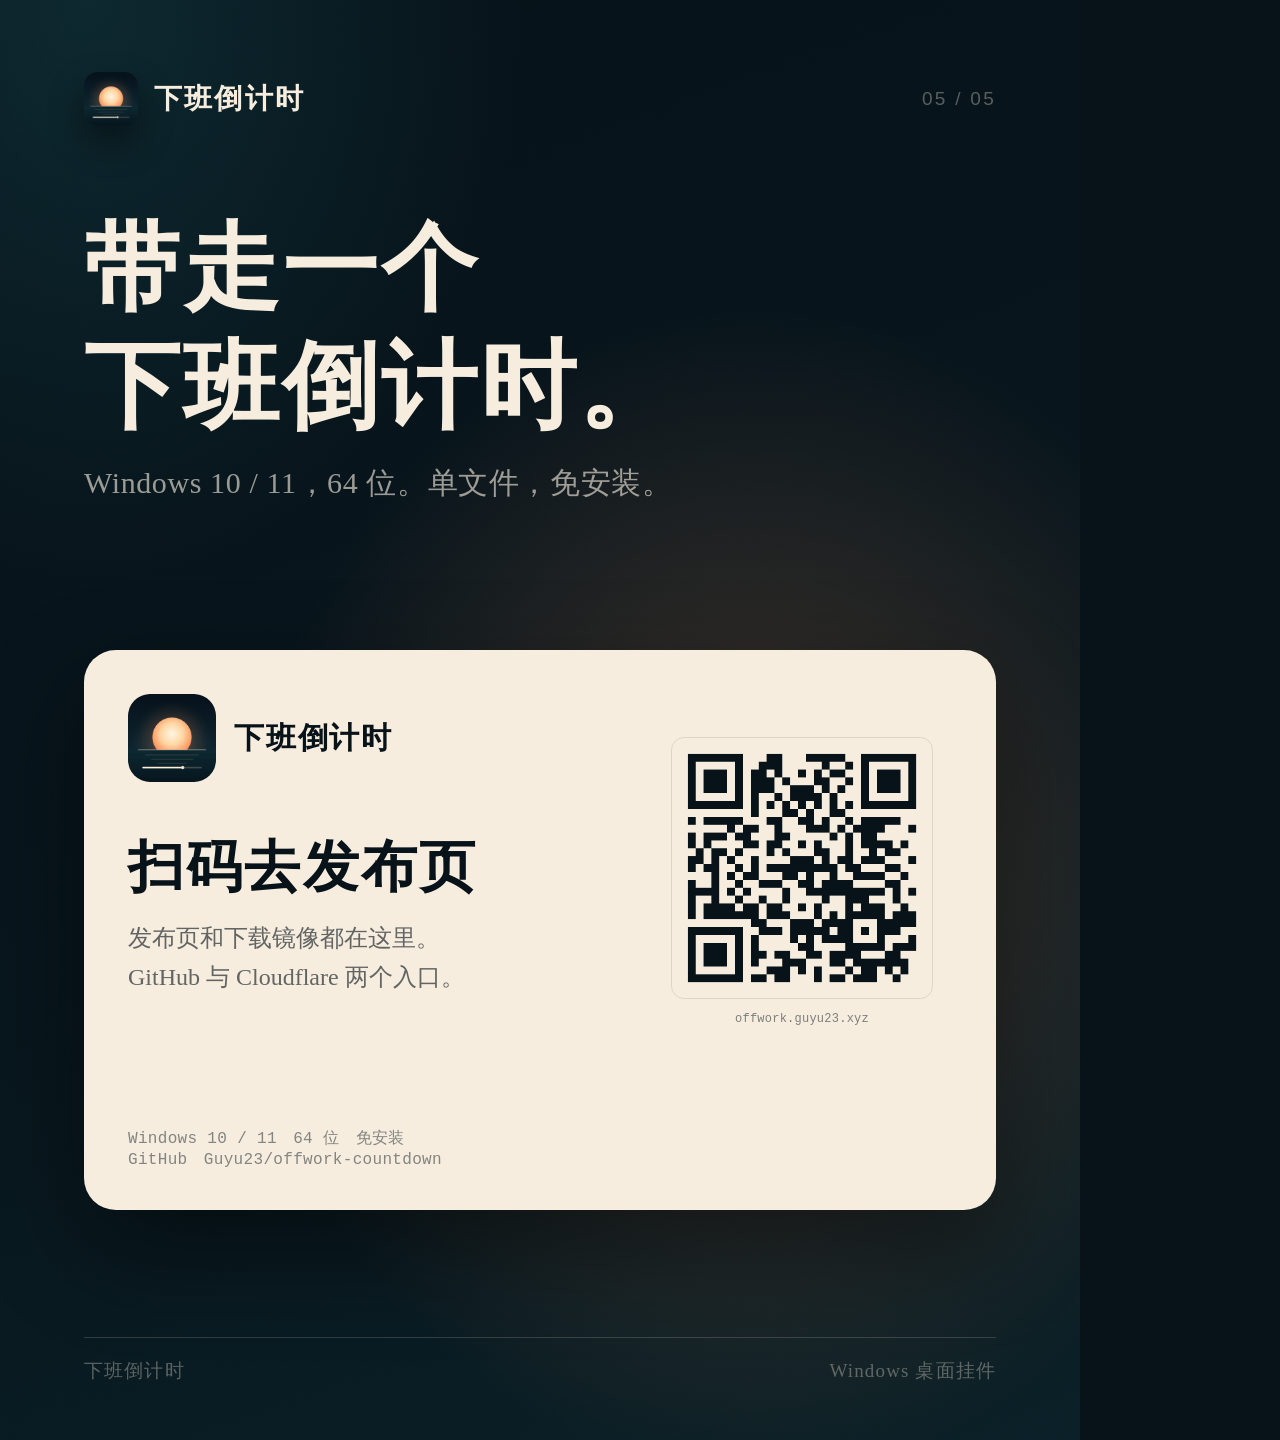
<file: marketing/xiaohongshu/render/05.html>
<!doctype html>
<html lang="zh-CN"><head><meta charset="utf-8"><link rel="stylesheet" href="xhs.css"></head>
<body>
<div class="xhs">
  <div class="grain"></div>
  <div class="brand"><img src="../../../assets/offwork-icon.png" alt=""><span>下班倒计时</span></div>
  <div class="page-no">05 / 05</div>
  <h1 class="headline download-head">带走一个<br>下班倒计时。</h1>
  <p class="sub download-sub">Windows 10 / 11，64 位。单文件，免安装。</p>
  <div class="download-panel">
    <div class="top"><img src="../../../assets/offwork-icon.png" alt=""><span>下班倒计时</span></div>
    <h3>扫码去发布页</h3>
    <p class="hint">发布页和下载镜像都在这里。<br>GitHub 与 Cloudflare 两个入口。</p>
    <div class="qr-wrap"><img src="../qr.png" alt=""><p>offwork.guyu23.xyz</p></div>
    <div class="small">Windows 10 / 11　64 位　免安装<br>GitHub　Guyu23/offwork-countdown</div>
  </div>
  <div class="footer"><span>下班倒计时</span><span>Windows 桌面挂件</span></div>
</div>
</body></html>
</file>
<file: docs/styles.css>
:root {
  --ink: #071219;
  --ink-2: #0a1a21;
  --ink-3: #0e232b;
  --cream: #f6eddf;
  --cream-hover: #fffaf3;
  --white: #ffffff;
  --peach: #f3b184;
  --coral: #e9805c;
  --peach-22: rgba(243, 177, 132, 0.22);
  --peach-12: rgba(243, 177, 132, 0.12);
  --cream-92: rgba(246, 237, 223, 0.92);
  --cream-88: rgba(246, 237, 223, 0.88);
  --cream-78: rgba(246, 237, 223, 0.78);
  --cream-62: rgba(246, 237, 223, 0.62);
  --cream-48: rgba(246, 237, 223, 0.48);
  --cream-42: rgba(246, 237, 223, 0.42);
  --cream-34: rgba(246, 237, 223, 0.34);
  --cream-24: rgba(246, 237, 223, 0.24);
  --cream-12: rgba(246, 237, 223, 0.12);
  --surface: rgba(246, 237, 223, 0.045);
  --surface-2: rgba(246, 237, 223, 0.07);
  --line: rgba(246, 237, 223, 0.14);
  --line-soft: rgba(246, 237, 223, 0.07);
  --nav-bg: rgba(7, 18, 25, 0.72);
  --nav-bg-strong: rgba(7, 18, 25, 0.92);
  --panel-bg: rgba(246, 237, 223, 0.035);
  --shadow-a: rgba(0, 0, 0, 0.55);
  --shadow-b: rgba(0, 0, 0, 0.32);
  --shadow-c: rgba(0, 0, 0, 0.25);
  --shadow-card: 0 42px 110px var(--shadow-a), 0 14px 34px var(--shadow-b);
  --shadow-panel: 0 30px 80px var(--shadow-c);
  --glow-dusk: radial-gradient(circle, rgba(255, 181, 121, 0.34) 0%, rgba(255, 164, 104, 0.10) 45%, rgba(255, 164, 104, 0) 72%);
  --glow-peach: radial-gradient(circle, rgba(243, 177, 132, 0.22) 0%, rgba(243, 177, 132, 0) 70%);
  --glow-green: radial-gradient(circle, rgba(52, 170, 131, 0.20) 0%, rgba(52, 170, 131, 0) 70%);
  --hero-bg:
    radial-gradient(70% 70% at 50% 68%, rgba(244, 149, 91, 0.18), transparent 70%),
    radial-gradient(60% 60% at 50% 0%, rgba(31, 99, 106, 0.22), transparent 70%),
    linear-gradient(180deg, #071219 0%, #08161d 55%, #0b2027 100%);
  --grain: url("data:image/svg+xml,%3Csvg xmlns='http://www.w3.org/2000/svg' width='160' height='160'%3E%3Cfilter id='n'%3E%3CfeTurbulence type='fractalNoise' baseFrequency='.85' numOctaves='3' stitchTiles='stitch'/%3E%3C/filter%3E%3Crect width='160' height='160' filter='url(%23n)' opacity='.55'/%3E%3C/svg%3E");
  --ease: cubic-bezier(0.22, 1, 0.36, 1);
  --font-serif: "Noto Serif SC", "Songti SC", "STSong", "Source Han Serif SC", serif;
  --font-sans: "Noto Sans SC", "Microsoft YaHei", "PingFang SC", "Hiragino Sans GB", sans-serif;
  --mono: "SFMono-Regular", "Cascadia Code", Consolas, monospace;
}

*,
*::before,
*::after { box-sizing: border-box; }

html { scroll-behavior: smooth; }
html,
body { margin: 0; padding: 0; overflow-x: clip; }

body {
  background: var(--ink);
  color: var(--cream);
  font-family: var(--font-sans);
  -webkit-font-smoothing: antialiased;
  text-rendering: optimizeLegibility;
}

body::before {
  content: "";
  position: fixed;
  inset: 0;
  z-index: 90;
  background-image: var(--grain);
  opacity: 0.035;
  mix-blend-mode: soft-light;
  pointer-events: none;
}

::selection { background: var(--peach); color: var(--ink); }

h1, h2, h3, p { margin: 0; }
img { display: block; max-width: 100%; }
a { color: inherit; text-decoration: none; }
button { font: inherit; }

:where(a, button, summary):focus-visible {
  outline: 2px solid var(--peach);
  outline-offset: 3px;
  border-radius: 6px;
}

.skip-link {
  position: fixed;
  top: 10px;
  left: 10px;
  z-index: 200;
  padding: 10px 14px;
  border-radius: 8px;
  background: var(--cream);
  color: var(--ink);
  font-size: 14px;
  font-weight: 600;
  transform: translateY(-160%);
  transition: transform 0.25s var(--ease);
}
.skip-link:focus-visible { transform: translateY(0); }

section[id] { scroll-margin-top: 92px; }

.wrap {
  width: min(1180px, calc(100% - 48px));
  margin-inline: auto;
}

/* Navigation */
.nav {
  position: fixed;
  top: 16px;
  inset-inline: 0;
  z-index: 100;
  display: flex;
  justify-content: center;
  pointer-events: none;
}
.nav-inner {
  pointer-events: auto;
  display: flex;
  align-items: center;
  justify-content: space-between;
  width: min(1180px, calc(100% - 32px));
  height: 64px;
  padding: 0 12px 0 18px;
  border: 1px solid var(--line-soft);
  border-radius: 999px;
  background: var(--nav-bg);
  backdrop-filter: blur(18px) saturate(1.2);
  -webkit-backdrop-filter: blur(18px) saturate(1.2);
  transition: background-color 0.3s var(--ease), box-shadow 0.3s var(--ease);
}
.nav.is-scrolled .nav-inner {
  background: var(--nav-bg-strong);
  box-shadow: var(--shadow-panel);
}
.brand {
  display: inline-flex;
  align-items: center;
  gap: 10px;
  font-size: 15px;
  font-weight: 600;
  letter-spacing: 0.04em;
  color: var(--cream);
}
.brand img { width: 26px; height: 26px; border-radius: 8px; }
.nav-links {
  display: flex;
  align-items: center;
  gap: 30px;
  font-size: 14px;
  color: var(--cream-62);
}
.nav-links a { transition: color 0.3s var(--ease); }
.nav-links a:hover { color: var(--cream); }
.nav-cta {
  display: inline-flex;
  align-items: center;
  justify-content: center;
  height: 38px;
  padding: 0 18px;
  border-radius: 999px;
  background: var(--cream);
  color: var(--ink);
  font-size: 14px;
  font-weight: 600;
  transition: transform 0.3s var(--ease), background-color 0.3s var(--ease);
}
.nav-cta:hover { transform: translateY(-1px); background: var(--cream-hover); }
.nav-cta:active { transform: translateY(1px); }

/* Hero */
.hero {
  position: relative;
  isolation: isolate;
  display: flex;
  align-items: center;
  justify-content: center;
  min-height: 100svh;
  padding: 142px 0 64px;
  overflow: hidden;
  text-align: center;
  background: var(--hero-bg);
}
.hero::before {
  content: "";
  position: absolute;
  left: 50%;
  top: 58%;
  z-index: -1;
  width: min(1100px, 90%);
  aspect-ratio: 1;
  transform: translate(-50%, -50%);
  background: var(--glow-dusk);
  filter: blur(30px);
}
.hero::after {
  content: "";
  position: absolute;
  inset-inline: 0;
  bottom: 0;
  z-index: -1;
  height: 220px;
  background: linear-gradient(to bottom, transparent, var(--ink));
}
.hero-inner {
  position: relative;
  z-index: 2;
  width: min(1180px, calc(100% - 48px));
}
.hero h1 {
  max-width: 1100px;
  margin: 0 auto;
  font-family: var(--font-serif);
  font-size: clamp(44px, 6.2vw, 84px);
  font-weight: 600;
  line-height: 1.16;
  letter-spacing: 0.03em;
  text-wrap: balance;
}
.hero-break { display: none; }
.hero-sub {
  max-width: 620px;
  margin: 24px auto 0;
  color: var(--cream-62);
  font-size: 17px;
  line-height: 1.85;
  text-wrap: pretty;
}
.hero-actions {
  display: flex;
  flex-wrap: wrap;
  justify-content: center;
  gap: 12px;
  margin-top: 32px;
}
.hero-meta {
  display: flex;
  flex-wrap: wrap;
  justify-content: center;
  gap: 22px;
  margin-top: 18px;
  color: var(--cream-42);
  font-size: 12.5px;
}
.hero-visual {
  position: relative;
  display: flex;
  justify-content: center;
  width: 100%;
  margin-top: 48px;
}
.hero-glow {
  position: absolute;
  left: 50%;
  top: 50%;
  width: min(760px, 90%);
  aspect-ratio: 1;
  transform: translate(-50%, -40%);
  background: var(--glow-peach);
  filter: blur(50px);
  pointer-events: none;
}
.hero-card {
  position: relative;
  z-index: 1;
  width: min(600px, 86vw);
  aspect-ratio: 2 / 1;
  overflow: hidden;
  border-radius: 32px;
  background: var(--ink-3);
  box-shadow: var(--shadow-card);
  animation: hero-float 12s ease-in-out infinite alternate;
  will-change: transform;
}
.hero-card::after {
  content: "";
  position: absolute;
  inset: 0;
  border-radius: inherit;
  box-shadow: inset 0 0 0 1px var(--line-soft);
  pointer-events: none;
}
.hero-card img { width: 100%; height: 100%; object-fit: cover; }
@keyframes hero-float {
  from { transform: translateY(0); }
  to { transform: translateY(-8px); }
}

/* Buttons */
.btn {
  display: inline-flex;
  align-items: center;
  justify-content: center;
  gap: 10px;
  min-height: 52px;
  padding: 0 26px;
  border: 0;
  border-radius: 999px;
  font-size: 16px;
  font-weight: 600;
  letter-spacing: 0.01em;
  white-space: nowrap;
  cursor: pointer;
  transition:
    transform 0.3s var(--ease),
    background-color 0.3s var(--ease),
    color 0.3s var(--ease),
    box-shadow 0.3s var(--ease);
}
.btn svg { width: 18px; height: 18px; flex: none; }
.btn-primary {
  background: var(--cream);
  color: var(--ink);
  box-shadow: 0 12px 30px var(--shadow-c);
}
.btn-primary:hover { transform: translateY(-2px); background: var(--cream-hover); }
.btn-primary:active { transform: translateY(1px); }
.btn-ghost {
  color: var(--cream);
  background: transparent;
  box-shadow: inset 0 0 0 1px var(--line);
}
.btn-ghost:hover { transform: translateY(-2px); background: var(--surface-2); }
.btn-ghost:active { transform: translateY(1px); }

/* Statement */
.statement { padding: 150px 0 120px; background: var(--ink); }
.statement-title {
  max-width: 1000px;
  font-family: var(--font-serif);
  font-size: clamp(40px, 5.4vw, 72px);
  font-weight: 600;
  line-height: 1.38;
  letter-spacing: 0.04em;
  text-wrap: balance;
}
.statement-line { display: block; }
.ch { display: inline-block; }
.js .statement-title .ch {
  opacity: 0.2;
  transform: translateY(8px);
  transition: opacity 0.7s var(--ease), transform 0.7s var(--ease);
}
.js .statement-title .ch.on { opacity: 1; transform: none; }
.statement-note {
  max-width: 560px;
  margin-top: 36px;
  color: var(--cream-48);
  font-size: 15.5px;
  line-height: 1.95;
  text-wrap: pretty;
}

/* Features */
.features { padding: 130px 0 150px; background: var(--ink-2); }
.features-grid {
  display: grid;
  grid-template-columns: minmax(0, 0.85fr) minmax(0, 1.15fr);
  gap: clamp(48px, 8vw, 110px);
  align-items: start;
}
.features-head h2 {
  font-family: var(--font-serif);
  font-size: clamp(30px, 3.7vw, 52px);
  font-weight: 600;
  line-height: 1.25;
  letter-spacing: 0.03em;
  text-wrap: balance;
}
.features-head p {
  max-width: 320px;
  margin-top: 20px;
  color: var(--cream-48);
  font-size: 15px;
  line-height: 1.9;
}
.feature-list { display: flex; flex-direction: column; }
.feature {
  display: grid;
  grid-template-columns: 36px 1fr;
  gap: 22px;
  padding: 30px 0;
  border-top: 1px solid var(--line-soft);
}
.feature:last-child { border-bottom: 1px solid var(--line-soft); }
.feature svg { width: 28px; height: 28px; margin-top: 2px; color: var(--peach); }
.feature h3 { font-size: 19px; font-weight: 600; letter-spacing: 0.02em; }
.feature p {
  max-width: 470px;
  margin-top: 9px;
  color: var(--cream-48);
  font-size: 15px;
  line-height: 1.85;
  text-wrap: pretty;
}

/* Themes */
.themes {
  position: relative;
  isolation: isolate;
  padding: 140px 0 150px;
  overflow: hidden;
  background: var(--ink);
}
.themes::before {
  content: "";
  position: absolute;
  left: 58%;
  top: 46%;
  z-index: -1;
  width: min(900px, 100%);
  aspect-ratio: 1;
  transform: translate(-50%, -50%);
  background: var(--glow-dusk);
  filter: blur(50px);
  opacity: 0.8;
  pointer-events: none;
}
.themes-layout {
  display: grid;
  grid-template-columns: minmax(0, 0.78fr) minmax(0, 1.22fr);
  gap: clamp(40px, 6vw, 80px);
  align-items: center;
}
.themes-copy h2 {
  font-family: var(--font-serif);
  font-size: clamp(34px, 4.2vw, 56px);
  font-weight: 600;
  line-height: 1.25;
  letter-spacing: 0.04em;
}
.themes-copy p {
  max-width: 360px;
  margin-top: 20px;
  color: var(--cream-48);
  font-size: 16px;
  line-height: 1.9;
  text-wrap: pretty;
}
.themes-hint { margin-top: 14px !important; color: var(--cream-34) !important; font-size: 13px !important; }
.theme-stage { position: relative; isolation: isolate; }
.theme-glow {
  position: absolute;
  inset: -8% -4%;
  z-index: -1;
  background: var(--glow-peach);
  filter: blur(40px);
  pointer-events: none;
}
.theme-frame {
  position: relative;
  z-index: 1;
  width: 100%;
  aspect-ratio: 2 / 1;
  overflow: hidden;
  border-radius: 32px;
  background: var(--ink-3);
  box-shadow: var(--shadow-card);
}
.theme-frame img {
  width: 100%;
  height: 100%;
  object-fit: cover;
  transition: opacity 0.35s var(--ease), transform 0.35s var(--ease);
}
.theme-frame.is-switching img { opacity: 0; transform: scale(1.015); }
.theme-tabs {
  position: relative;
  z-index: 1;
  display: grid;
  grid-template-columns: repeat(4, 1fr);
  gap: 4px;
  margin-top: 16px;
  padding: 4px;
  border: 1px solid var(--line-soft);
  border-radius: 999px;
  background: var(--surface);
}
.theme-tab {
  height: 38px;
  border: 0;
  border-radius: 999px;
  background: transparent;
  color: var(--cream-48);
  font-size: 13.5px;
  font-weight: 500;
  cursor: pointer;
  transition: background-color 0.3s var(--ease), color 0.3s var(--ease);
}
.theme-tab:hover { color: var(--cream); }
.theme-tab[aria-selected="true"] { background: var(--cream); color: var(--ink); }

/* Split sections */
.split { position: relative; isolation: isolate; padding: 130px 0; overflow: hidden; }
.split-grid {
  display: grid;
  grid-template-columns: minmax(0, 1fr) minmax(0, 1fr);
  gap: clamp(48px, 7vw, 100px);
  align-items: center;
}
.split-copy h2 {
  font-family: var(--font-serif);
  font-size: clamp(34px, 4.2vw, 56px);
  font-weight: 600;
  line-height: 1.28;
  letter-spacing: 0.04em;
  text-wrap: pretty;
}
.split-copy p {
  max-width: 460px;
  margin-top: 22px;
  color: var(--cream-48);
  font-size: 15.5px;
  line-height: 1.95;
  text-wrap: pretty;
}
.split-visual {
  position: relative;
  display: flex;
  align-items: center;
  justify-content: center;
  min-height: 300px;
}
.split-compact { background: var(--ink-2); }
.pill-glow {
  position: absolute;
  width: min(620px, 100%);
  aspect-ratio: 1;
  background: var(--glow-peach);
  filter: blur(44px);
  pointer-events: none;
}
.pill-img {
  position: relative;
  z-index: 1;
  width: min(464px, 100%);
  height: auto;
  border-radius: 40px;
  background: var(--ink-3);
  box-shadow: var(--shadow-card);
}
.split-after { background: var(--ink-2); }
.split-after::before {
  content: "";
  position: absolute;
  right: -10%;
  top: 8%;
  z-index: -1;
  width: 60%;
  aspect-ratio: 1;
  background: var(--glow-dusk);
  filter: blur(60px);
  opacity: 0.55;
  pointer-events: none;
}
.after-img {
  position: relative;
  z-index: 1;
  width: min(600px, 100%);
  height: auto;
  border-radius: 32px;
  box-shadow: var(--shadow-card);
}
.after-note {
  margin-top: 26px !important;
  font-family: var(--font-serif);
  font-size: 20px !important;
  color: var(--cream-78) !important;
}
.split-settings { background: var(--ink); }
.split-settings::before {
  content: "";
  position: absolute;
  left: 55%;
  top: 50%;
  z-index: -1;
  width: 700px;
  max-width: 90%;
  aspect-ratio: 1;
  transform: translate(-50%, -50%);
  background: var(--glow-green);
  filter: blur(50px);
  pointer-events: none;
}
.settings-visual { min-height: 500px; }
.settings-glow {
  position: absolute;
  width: min(600px, 100%);
  aspect-ratio: 1;
  background: var(--glow-green);
  filter: blur(40px);
  pointer-events: none;
}
.settings-img {
  position: relative;
  z-index: 1;
  width: min(420px, 100%);
  height: auto;
  border-radius: 32px;
  box-shadow: var(--shadow-card);
}
.settings-note {
  margin-top: 18px !important;
  font-size: 13.5px !important;
  color: var(--cream-34) !important;
}

/* Download */
.download { padding: 140px 0 130px; background: var(--ink-2); }
.download-panel {
  position: relative;
  display: grid;
  grid-template-columns: minmax(0, 1.1fr) minmax(0, 0.9fr);
  gap: 50px;
  align-items: center;
  overflow: hidden;
  padding: clamp(32px, 5vw, 64px);
  border: 1px solid var(--line);
  border-radius: 32px;
  background: var(--panel-bg);
  box-shadow: var(--shadow-panel);
}
.download-panel::before {
  content: "";
  position: absolute;
  right: -10%;
  top: -40%;
  width: 60%;
  aspect-ratio: 1;
  background: var(--glow-peach);
  filter: blur(50px);
  opacity: 0.6;
  pointer-events: none;
}
.download-copy { position: relative; z-index: 1; }
.download-head { display: flex; align-items: center; gap: 22px; }
.download-icon { width: 80px; height: 80px; border-radius: 20px; box-shadow: var(--shadow-panel); }
.download-head h2 {
  font-family: var(--font-serif);
  font-size: clamp(32px, 4vw, 52px);
  font-weight: 600;
  line-height: 1.2;
  letter-spacing: 0.03em;
}
.download-copy > p {
  max-width: 460px;
  margin-top: 24px;
  color: var(--cream-48);
  font-size: 15px;
  line-height: 1.9;
}
.download-meta {
  display: flex;
  flex-wrap: wrap;
  gap: 18px;
  margin-top: 20px;
  color: var(--cream-34);
  font-size: 12.5px;
}
.download-actions {
  position: relative;
  z-index: 1;
  display: flex;
  flex-direction: column;
  gap: 12px;
  min-width: 0;
}
.download-actions .btn { width: 100%; justify-content: center; }
.download-note {
  margin-top: 4px;
  color: var(--cream-34);
  font-size: 12px;
  line-height: 1.7;
  text-align: center;
}
.download-hint {
  display: flex;
  align-items: flex-start;
  justify-content: center;
  gap: 10px;
  max-width: 760px;
  margin: 22px auto 0;
  color: var(--cream-34);
  font-size: 12.5px;
  line-height: 1.7;
  text-align: left;
}
.download-hint svg { width: 16px; height: 16px; flex: none; margin-top: 2px; color: var(--peach); }
.checksum {
  max-width: 700px;
  margin: 18px auto 0;
  padding: 14px 0;
  border-top: 1px solid var(--line-soft);
  border-bottom: 1px solid var(--line-soft);
  color: var(--cream-34);
  font-size: 12.5px;
}
.checksum summary { cursor: pointer; list-style: none; text-align: center; }
.checksum summary::-webkit-details-marker { display: none; }
.checksum code {
  display: block;
  margin-top: 12px;
  padding: 12px;
  border-radius: 8px;
  background: var(--surface);
  color: var(--cream-62);
  font-family: var(--mono);
  font-size: 11.5px;
  line-height: 1.7;
  word-break: break-all;
  text-align: left;
}

/* FAQ */
.faq { padding: 120px 0 140px; background: var(--ink); }
.faq-grid {
  display: grid;
  grid-template-columns: 0.72fr 1.28fr;
  gap: clamp(40px, 6vw, 90px);
  align-items: start;
}
.faq-head h2 {
  font-family: var(--font-serif);
  font-size: clamp(34px, 4.2vw, 56px);
  font-weight: 600;
  line-height: 1.25;
  letter-spacing: 0.04em;
  text-wrap: balance;
}
.faq-head p {
  max-width: 300px;
  margin-top: 20px;
  color: var(--cream-48);
  font-size: 15px;
  line-height: 1.9;
}
.faq-list { border-top: 1px solid var(--line-soft); }
.faq-list details { border-bottom: 1px solid var(--line-soft); }
.faq-list summary {
  display: flex;
  align-items: center;
  justify-content: space-between;
  gap: 24px;
  padding: 24px 0;
  color: var(--cream-88);
  font-size: 16.5px;
  font-weight: 500;
  cursor: pointer;
  list-style: none;
}
.faq-list summary::-webkit-details-marker { display: none; }
.plus {
  position: relative;
  flex: none;
  width: 16px;
  height: 16px;
}
.plus::before,
.plus::after {
  content: "";
  position: absolute;
  border-radius: 1px;
  background: var(--cream-62);
  transition: transform 0.3s var(--ease);
}
.plus::before { left: 7px; top: 0; width: 2px; height: 16px; }
.plus::after { left: 0; top: 7px; width: 16px; height: 2px; }
.faq-list details[open] .plus::before { transform: scaleY(0); }
.faq-list details p {
  max-width: 680px;
  padding-bottom: 24px;
  color: var(--cream-48);
  font-size: 14.5px;
  line-height: 1.9;
  text-wrap: pretty;
}
.faq-list details code {
  padding: 2px 6px;
  border-radius: 4px;
  background: var(--surface-2);
  color: var(--cream-78);
  font-family: var(--mono);
  font-size: 0.9em;
}

/* Footer */
footer {
  padding: 56px 0 44px;
  border-top: 1px solid var(--line-soft);
  background: var(--ink);
}
.footer-top {
  display: flex;
  align-items: center;
  justify-content: space-between;
  gap: 28px;
  flex-wrap: wrap;
}
.footer-brand {
  display: inline-flex;
  align-items: center;
  gap: 10px;
  font-size: 14px;
  font-weight: 600;
  letter-spacing: 0.04em;
}
.footer-brand img { width: 28px; height: 28px; border-radius: 8px; }
.footer-links { display: flex; flex-wrap: wrap; gap: 24px; color: var(--cream-48); font-size: 13.5px; }
.footer-links a { transition: color 0.3s var(--ease); }
.footer-links a:hover { color: var(--cream); }
.footer-bottom {
  display: flex;
  justify-content: space-between;
  gap: 20px;
  flex-wrap: wrap;
  margin-top: 36px;
  padding-top: 24px;
  border-top: 1px solid var(--line-soft);
  color: var(--cream-34);
  font-size: 12px;
  letter-spacing: 0.03em;
}

/* Reveals */
.js .reveal {
  opacity: 0;
  transform: translateY(24px);
  transition: opacity 0.8s var(--ease), transform 0.8s var(--ease);
}
.js .reveal.is-in { opacity: 1; transform: none; }

@media (max-width: 900px) {
  .nav-links { display: none; }
  .features-grid,
  .themes-layout,
  .split-grid,
  .faq-grid { grid-template-columns: minmax(0, 1fr); }
  .features-head p,
  .themes-copy p,
  .faq-head p { max-width: 520px; }
  .feature-list { margin-top: 36px; }
  .themes-copy { max-width: 600px; }
  .theme-stage { margin-top: 10px; }
  .split-visual { margin-top: 8px; }
  .split-settings .split-visual { order: 2; }
  .split-settings .split-copy { order: 1; }
  .settings-visual { min-height: 0; }
  .settings-img { width: min(400px, 100%); }
  .download-panel { grid-template-columns: minmax(0, 1fr); gap: 36px; }
  .download-actions { max-width: 380px; }
  .faq-head p { margin-bottom: 8px; }
}

@media (max-width: 760px) {
  .wrap { width: min(1180px, calc(100% - 40px)); }
  .nav { top: 10px; }
  .nav-inner { height: 58px; padding: 0 8px 0 14px; }
  .brand { font-size: 14px; }
  .brand img { width: 24px; height: 24px; }
  .nav-cta { height: 34px; padding: 0 14px; font-size: 13px; }
  .hero { padding: 120px 0 48px; }
  .hero h1 { font-size: clamp(38px, 10.5vw, 46px); letter-spacing: 0.02em; }
  .hero-break { display: inline; }
  .hero-sub { max-width: 100%; margin-top: 20px; font-size: 15.5px; line-height: 1.8; }
  .hero-actions { margin-top: 28px; }
  .hero-actions .btn { flex: 1 1 auto; padding: 0 18px; }
  .hero-meta { gap: 14px; margin-top: 16px; font-size: 11.5px; }
  .hero-visual { margin-top: 36px; }
  .hero-card { width: min(600px, 88vw); border-radius: 24px; }
  .statement { padding: 96px 0 80px; }
  .statement-title { font-size: clamp(34px, 9vw, 46px); line-height: 1.4; letter-spacing: 0.02em; }
  .statement-note { margin-top: 28px; font-size: 14.5px; }
  .features,
  .themes,
  .split,
  .download,
  .faq { padding: 96px 0; }
  .features-head h2,
  .themes-copy h2,
  .split-copy h2,
  .faq-head h2 { font-size: clamp(30px, 8.4vw, 40px); }
  .feature { grid-template-columns: 30px 1fr; gap: 16px; padding: 26px 0; }
  .feature svg { width: 24px; height: 24px; }
  .feature h3 { font-size: 18px; }
  .feature p { font-size: 14.5px; }
  .theme-frame { border-radius: 24px; }
  .theme-tabs { margin-top: 12px; }
  .theme-tab { height: 36px; font-size: 12.5px; }
  .split-grid { gap: 36px; }
  .split-copy p { margin-top: 18px; font-size: 14.5px; }
  .split-visual { min-height: 0; }
  .pill-img { width: min(464px, 100%); border-radius: 32px; }
  .after-img { border-radius: 24px; }
  .settings-img { width: min(360px, 100%); border-radius: 24px; }
  .download-panel { padding: 28px; border-radius: 24px; gap: 30px; }
  .download-head { align-items: flex-start; gap: 16px; }
  .download-icon { width: 64px; height: 64px; border-radius: 16px; }
  .download-head h2 { font-size: clamp(30px, 8vw, 38px); }
  .download-copy > p { margin-top: 18px; font-size: 14.5px; }
  .download-actions { max-width: none; }
  .download-hint { text-align: left; }
  .footer-top { align-items: flex-start; flex-direction: column; gap: 20px; }
  .footer-bottom { flex-direction: column; gap: 10px; }
}

@media (max-width: 420px) {
  .nav-inner { padding-left: 12px; }
  .brand span { font-size: 13px; }
  .hero h1 { letter-spacing: 0.01em; }
  .hero-meta { gap: 12px; }
  .btn { min-height: 48px; font-size: 15px; padding: 0 20px; }
  .theme-tab { font-size: 12px; }
  .download-head { flex-direction: column; }
}

@media (prefers-reduced-motion: reduce) {
  html { scroll-behavior: auto; }
  .hero-card { animation: none; }
  .js .reveal { opacity: 1; transform: none; transition: none; }
  .js .statement-title .ch { opacity: 1; transform: none; transition: none; }
  .btn,
  .nav-cta,
  .theme-tab,
  .theme-frame img,
  .plus::before,
  .plus::after { transition: none; }
}
</file>
<file: marketing/xiaohongshu/render/xhs.css>
:root {
  --ink: #071219;
  --ink-2: #0a1a21;
  --ink-3: #0e232b;
  --cream: #f6eddf;
  --cream-78: rgba(246, 237, 223, 0.78);
  --cream-62: rgba(246, 237, 223, 0.62);
  --cream-48: rgba(246, 237, 223, 0.48);
  --cream-42: rgba(246, 237, 223, 0.42);
  --cream-34: rgba(246, 237, 223, 0.34);
  --cream-16: rgba(246, 237, 223, 0.16);
  --peach: #f3b184;
  --peach-soft: rgba(243, 177, 132, 0.22);
  --shadow: 0 42px 100px rgba(0, 0, 0, 0.52), 0 12px 30px rgba(0, 0, 0, 0.3);
  --serif: "Noto Serif SC", "Songti SC", "STSong", serif;
  --sans: "Noto Sans SC", "Microsoft YaHei", "PingFang SC", sans-serif;
  --mono: "Cascadia Code", Consolas, monospace;
  --grain: url("data:image/svg+xml,%3Csvg xmlns='http://www.w3.org/2000/svg' width='160' height='160'%3E%3Cfilter id='n'%3E%3CfeTurbulence type='fractalNoise' baseFrequency='.85' numOctaves='3' stitchTiles='stitch'/%3E%3C/filter%3E%3Crect width='160' height='160' filter='url(%23n)' opacity='.55'/%3E%3C/svg%3E");
}

* { box-sizing: border-box; }
html, body { margin: 0; width: 1080px; height: 1440px; overflow: hidden; background: var(--ink); }
.xhs {
  position: relative;
  width: 1080px;
  height: 1440px;
  overflow: hidden;
  color: var(--cream);
  background:
    radial-gradient(68% 58% at 70% 62%, rgba(244, 149, 91, 0.25), transparent 70%),
    radial-gradient(58% 58% at 8% 0%, rgba(31, 99, 106, 0.28), transparent 70%),
    linear-gradient(160deg, #071219 0%, #08161d 55%, #0b2027 100%);
}
.xhs.warm {
  background:
    radial-gradient(68% 58% at 72% 58%, rgba(238, 142, 88, 0.30), transparent 70%),
    radial-gradient(55% 55% at 12% 6%, rgba(97, 75, 69, 0.20), transparent 70%),
    linear-gradient(160deg, #081116 0%, #101d22 52%, #2a2320 100%);
}
.glow {
  position: absolute;
  border-radius: 50%;
  background: radial-gradient(circle, rgba(255, 181, 121, 0.30) 0%, rgba(255, 164, 104, 0.08) 45%, rgba(255, 164, 104, 0) 72%);
  filter: blur(50px);
  pointer-events: none;
}
.grain {
  position: absolute;
  inset: 0;
  background-image: var(--grain);
  background-size: 160px 160px;
  opacity: 0.05;
  mix-blend-mode: soft-light;
  pointer-events: none;
}
.brand {
  position: absolute;
  left: 84px;
  top: 72px;
  display: flex;
  align-items: center;
  gap: 16px;
  z-index: 2;
}
.brand img { width: 54px; height: 54px; border-radius: 14px; box-shadow: 0 16px 34px rgba(0, 0, 0, 0.42); }
.brand span {
  font-family: var(--serif);
  font-size: 28px;
  font-weight: 600;
  letter-spacing: 0.08em;
}
.page-no {
  position: absolute;
  right: 84px;
  top: 88px;
  z-index: 2;
  font-family: var(--sans);
  font-size: 19px;
  letter-spacing: 0.12em;
  color: var(--cream-34);
}
.headline {
  position: absolute;
  left: 84px;
  top: 238px;
  z-index: 2;
  margin: 0;
  max-width: 912px;
  font-family: var(--serif);
  font-size: 96px;
  font-weight: 600;
  line-height: 1.23;
  letter-spacing: 0.03em;
  text-wrap: balance;
}
.headline.small { font-size: 84px; }
.sub {
  position: absolute;
  left: 84px;
  top: 540px;
  z-index: 2;
  max-width: 840px;
  margin: 0;
  font-size: 30px;
  line-height: 1.8;
  letter-spacing: 0.02em;
  color: var(--cream-62);
}
.card {
  position: absolute;
  z-index: 2;
  overflow: hidden;
  border-radius: 48px;
  background: var(--ink-3);
  box-shadow: var(--shadow);
}
.card img { display: block; width: 100%; height: 100%; object-fit: cover; }
.card::after {
  content: "";
  position: absolute;
  inset: 0;
  border-radius: inherit;
  box-shadow: inset 0 0 0 1px rgba(246, 237, 223, 0.10);
  pointer-events: none;
}
.cover-card { left: 90px; top: 740px; width: 900px; height: 450px; }
.cover-glow { left: 260px; top: 700px; width: 760px; height: 760px; }
.meta-row {
  position: absolute;
  left: 84px;
  top: 1230px;
  z-index: 2;
  display: flex;
  gap: 32px;
  font-size: 21px;
  letter-spacing: 0.08em;
  color: var(--cream-42, rgba(246, 237, 223, 0.42));
}
.footer {
  position: absolute;
  left: 84px;
  right: 84px;
  bottom: 56px;
  z-index: 2;
  display: flex;
  justify-content: space-between;
  padding-top: 20px;
  border-top: 1px solid var(--cream-16);
  font-size: 19px;
  letter-spacing: 0.06em;
  color: var(--cream-34);
}

/* 02 */
.one-head { top: 236px; }
.one-sub { top: 372px; }
.one-card { left: 90px; top: 620px; width: 900px; height: 450px; }
.one-glow { left: 300px; top: 590px; width: 700px; height: 700px; }
.one-quote {
  position: absolute;
  left: 84px;
  top: 1138px;
  z-index: 2;
  font-family: var(--serif);
  font-size: 40px;
  line-height: 1.5;
  letter-spacing: 0.04em;
  color: var(--cream-78);
}
.one-note {
  position: absolute;
  left: 84px;
  top: 1122px;
  font-size: 23px;
  color: var(--cream-34);
}

/* 03 */
.themes-head { top: 210px; }
.themes-sub { top: 346px; }
.themes-grid {
  position: absolute;
  left: 84px;
  top: 526px;
  z-index: 2;
  display: grid;
  grid-template-columns: 420px 420px;
  gap: 72px 72px;
}
.theme-cell { width: 420px; }
.theme-cell .card {
  position: relative;
  width: 420px;
  height: 210px;
  border-radius: 24px;
  box-shadow: 0 26px 60px rgba(0, 0, 0, 0.45);
}
.theme-cell .label {
  margin-top: 16px;
  font-size: 23px;
  letter-spacing: 0.12em;
  color: var(--cream-62);
}

/* 04 */
.done-head { top: 232px; }
.done-sub { top: 370px; }
.done-card { left: 90px; top: 620px; width: 900px; height: 450px; }
.done-glow { left: 260px; top: 580px; width: 760px; height: 760px; }
.done-quote {
  position: absolute;
  left: 84px;
  top: 1138px;
  z-index: 2;
  font-family: var(--serif);
  font-size: 48px;
  line-height: 1.4;
  letter-spacing: 0.06em;
  color: var(--cream-78);
}

/* 05 */
.download-head { top: 210px; }
.download-sub { top: 456px; }
.download-panel {
  position: absolute;
  left: 84px;
  top: 650px;
  z-index: 2;
  width: 912px;
  height: 560px;
  padding: 44px;
  border-radius: 32px;
  background: var(--cream);
  color: var(--ink);
  box-shadow: 0 40px 100px rgba(0, 0, 0, 0.45);
}
.download-panel .top {
  display: flex;
  align-items: center;
  gap: 18px;
}
.download-panel .top img { width: 88px; height: 88px; border-radius: 22px; }
.download-panel .top span {
  font-family: var(--serif);
  font-size: 30px;
  font-weight: 600;
  letter-spacing: 0.06em;
}
.download-panel h3 {
  margin: 52px 0 0;
  font-family: var(--serif);
  font-size: 56px;
  font-weight: 600;
  line-height: 1.2;
  letter-spacing: 0.04em;
}
.download-panel .hint {
  margin: 18px 0 0;
  font-size: 24px;
  line-height: 1.6;
  color: rgba(7, 18, 25, 0.62);
}
.download-panel .small {
  position: absolute;
  left: 44px;
  bottom: 40px;
  font-family: var(--mono);
  font-size: 16px;
  letter-spacing: 0.02em;
  color: rgba(7, 18, 25, 0.48);
}
.qr-wrap {
  position: absolute;
  right: 44px;
  top: 88px;
  width: 300px;
  text-align: center;
}
.qr-wrap img {
  width: 260px;
  height: 260px;
  border-radius: 12px;
  outline: 1px solid rgba(7, 18, 25, 0.10);
}
.qr-wrap p {
  margin: 10px 0 0;
  font-family: var(--mono);
  font-size: 12px;
  letter-spacing: 0.02em;
  color: rgba(7, 18, 25, 0.5);
}
</file>
